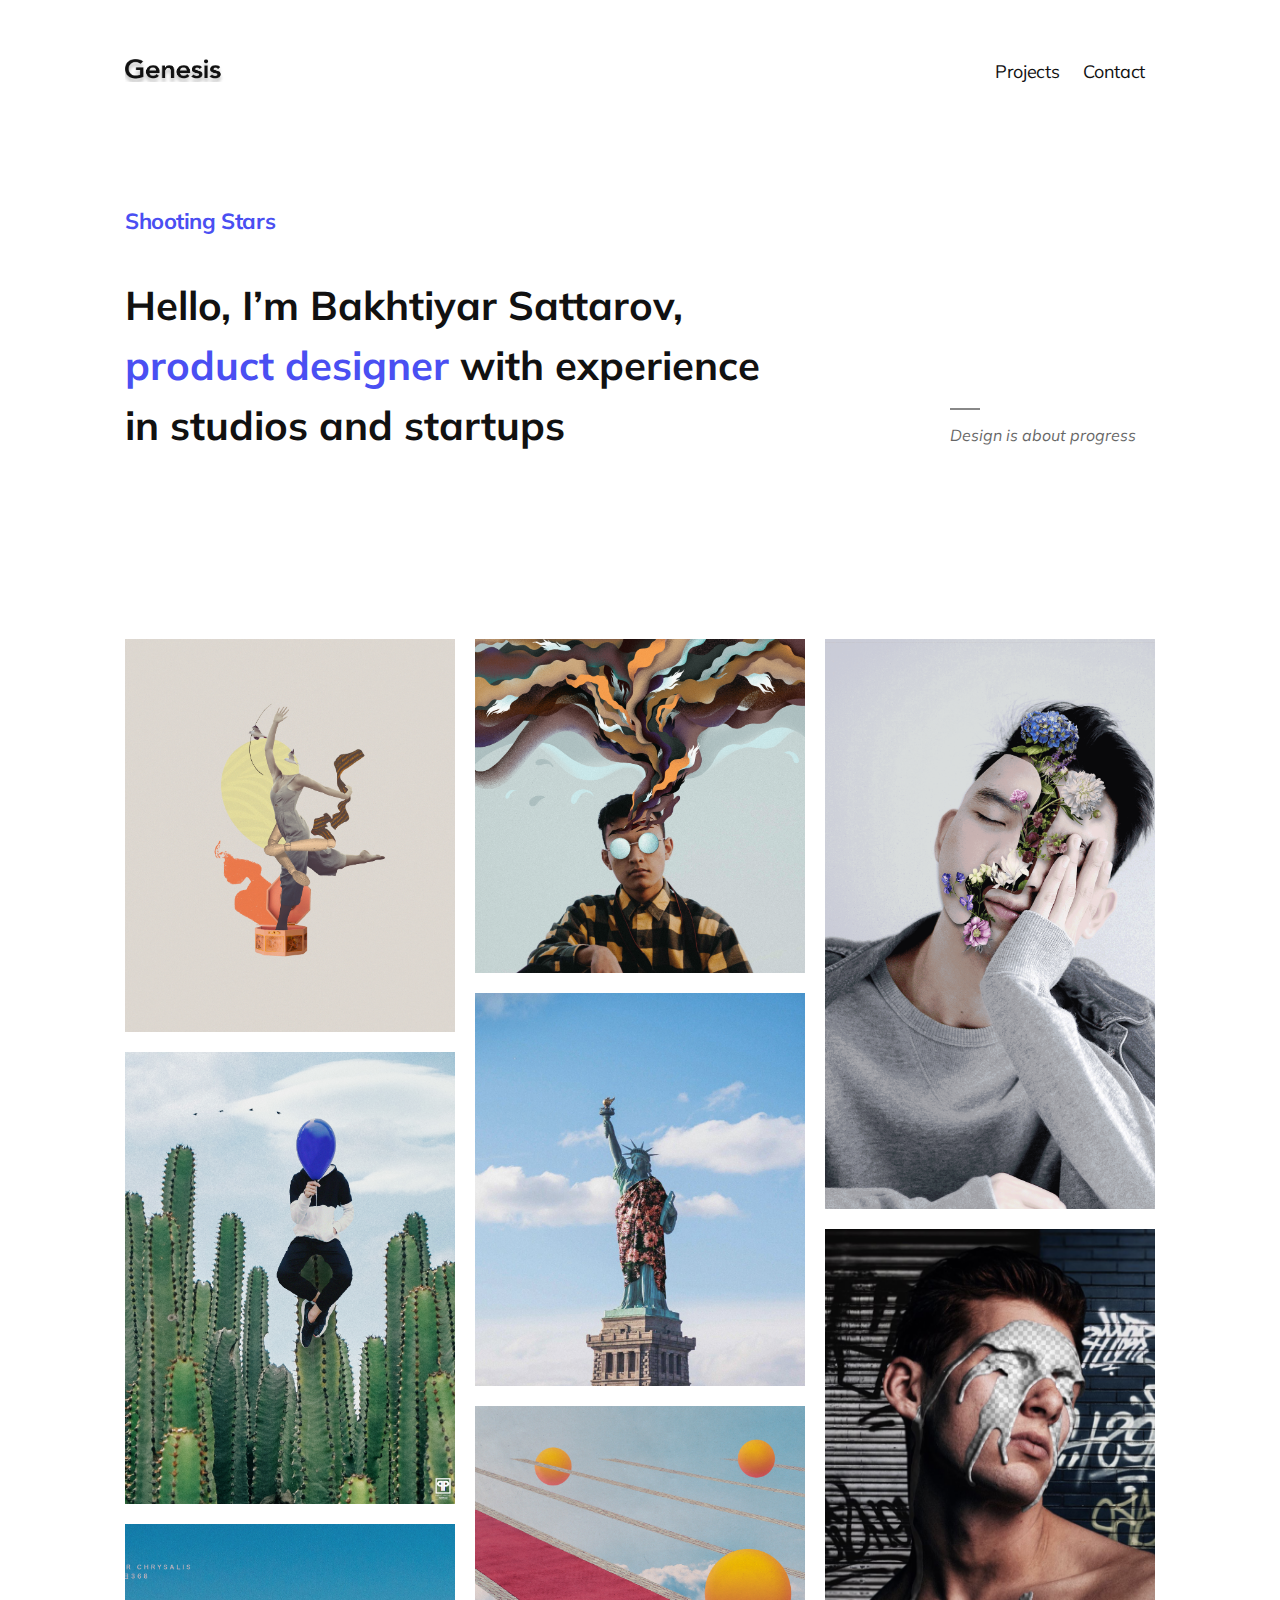
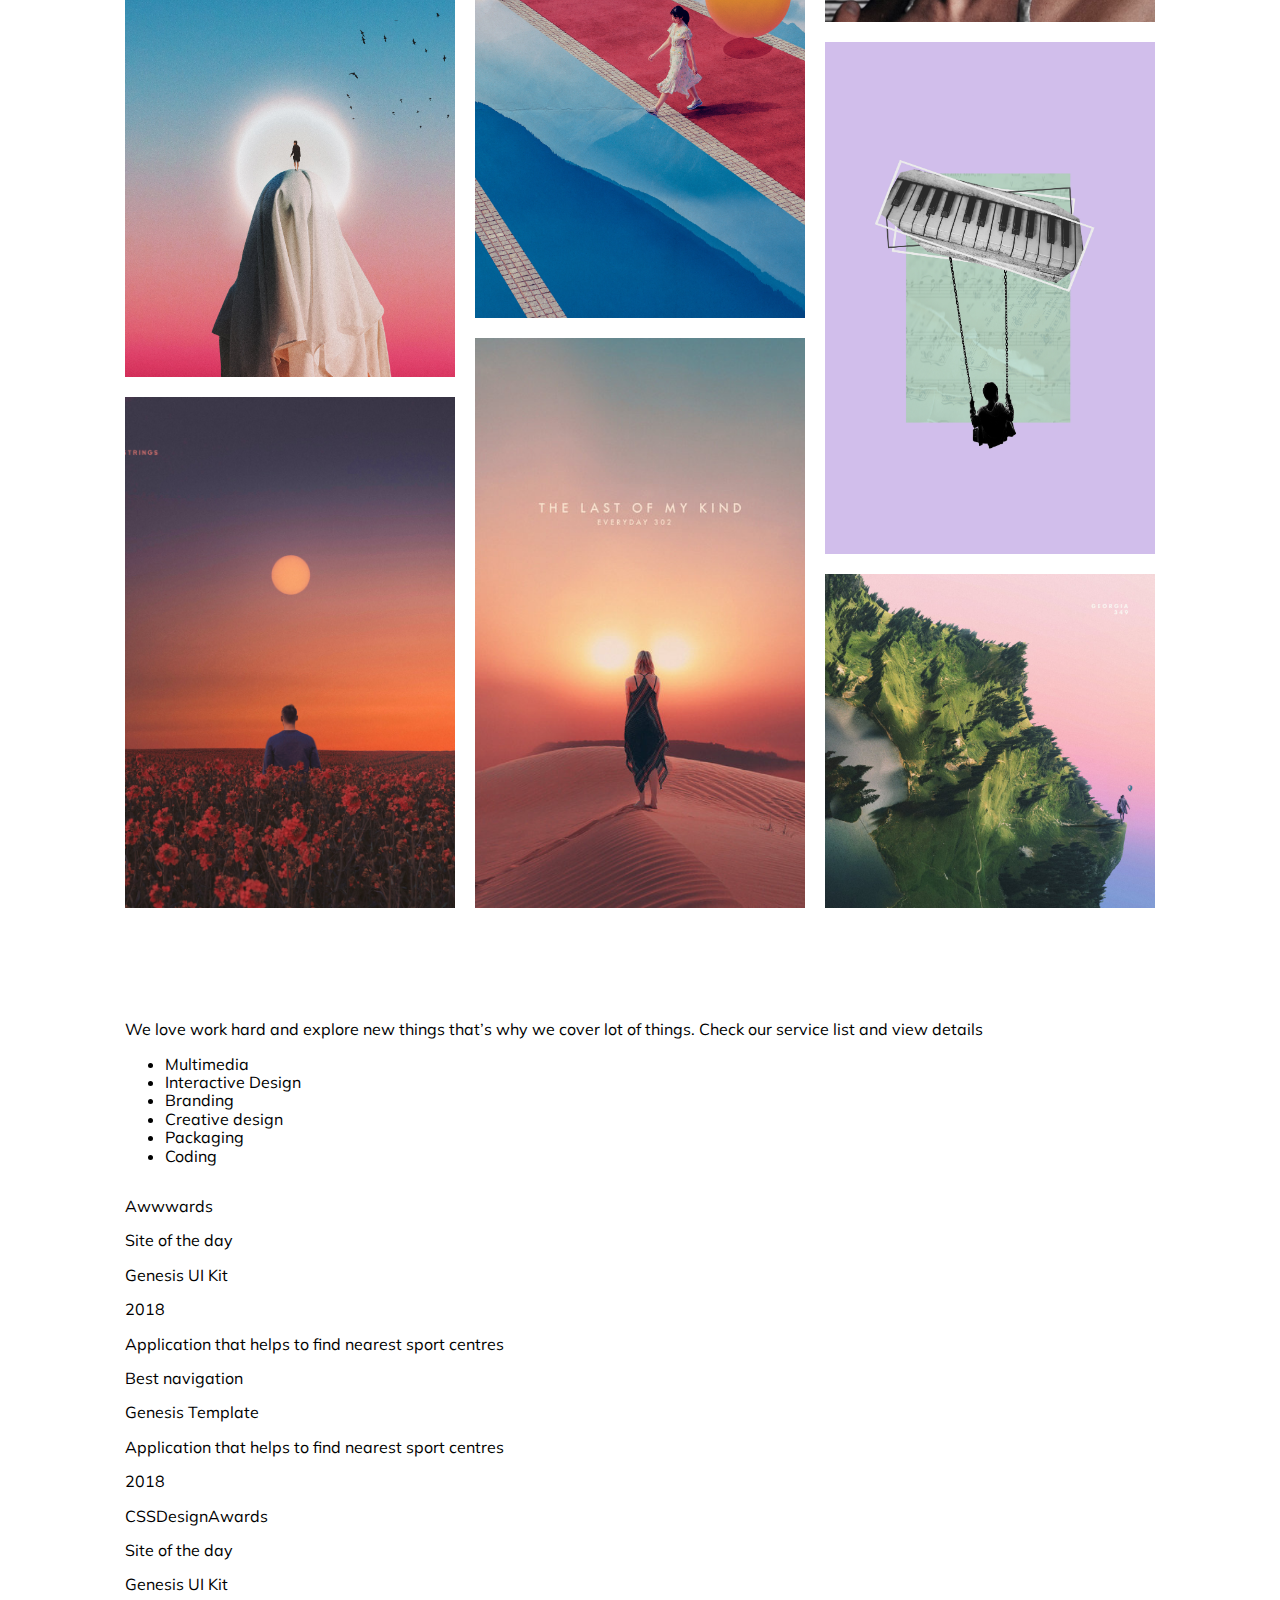
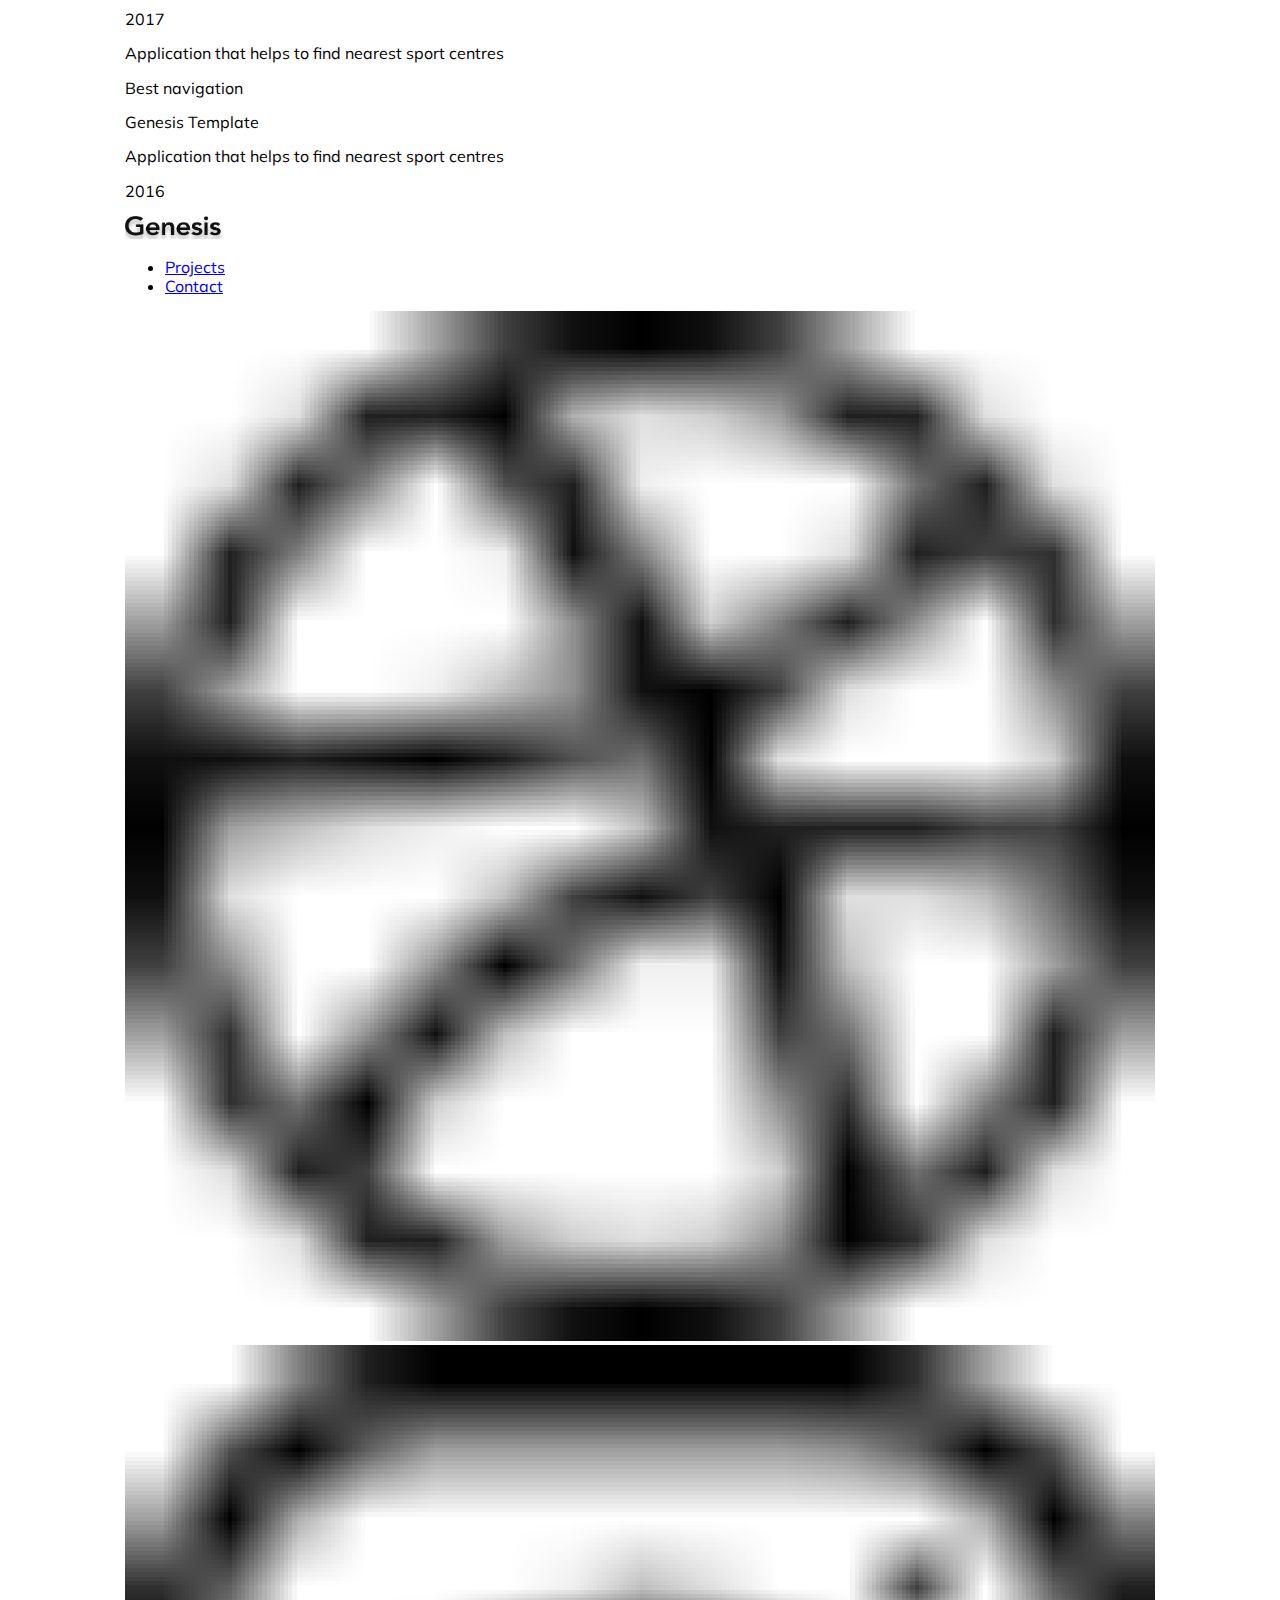
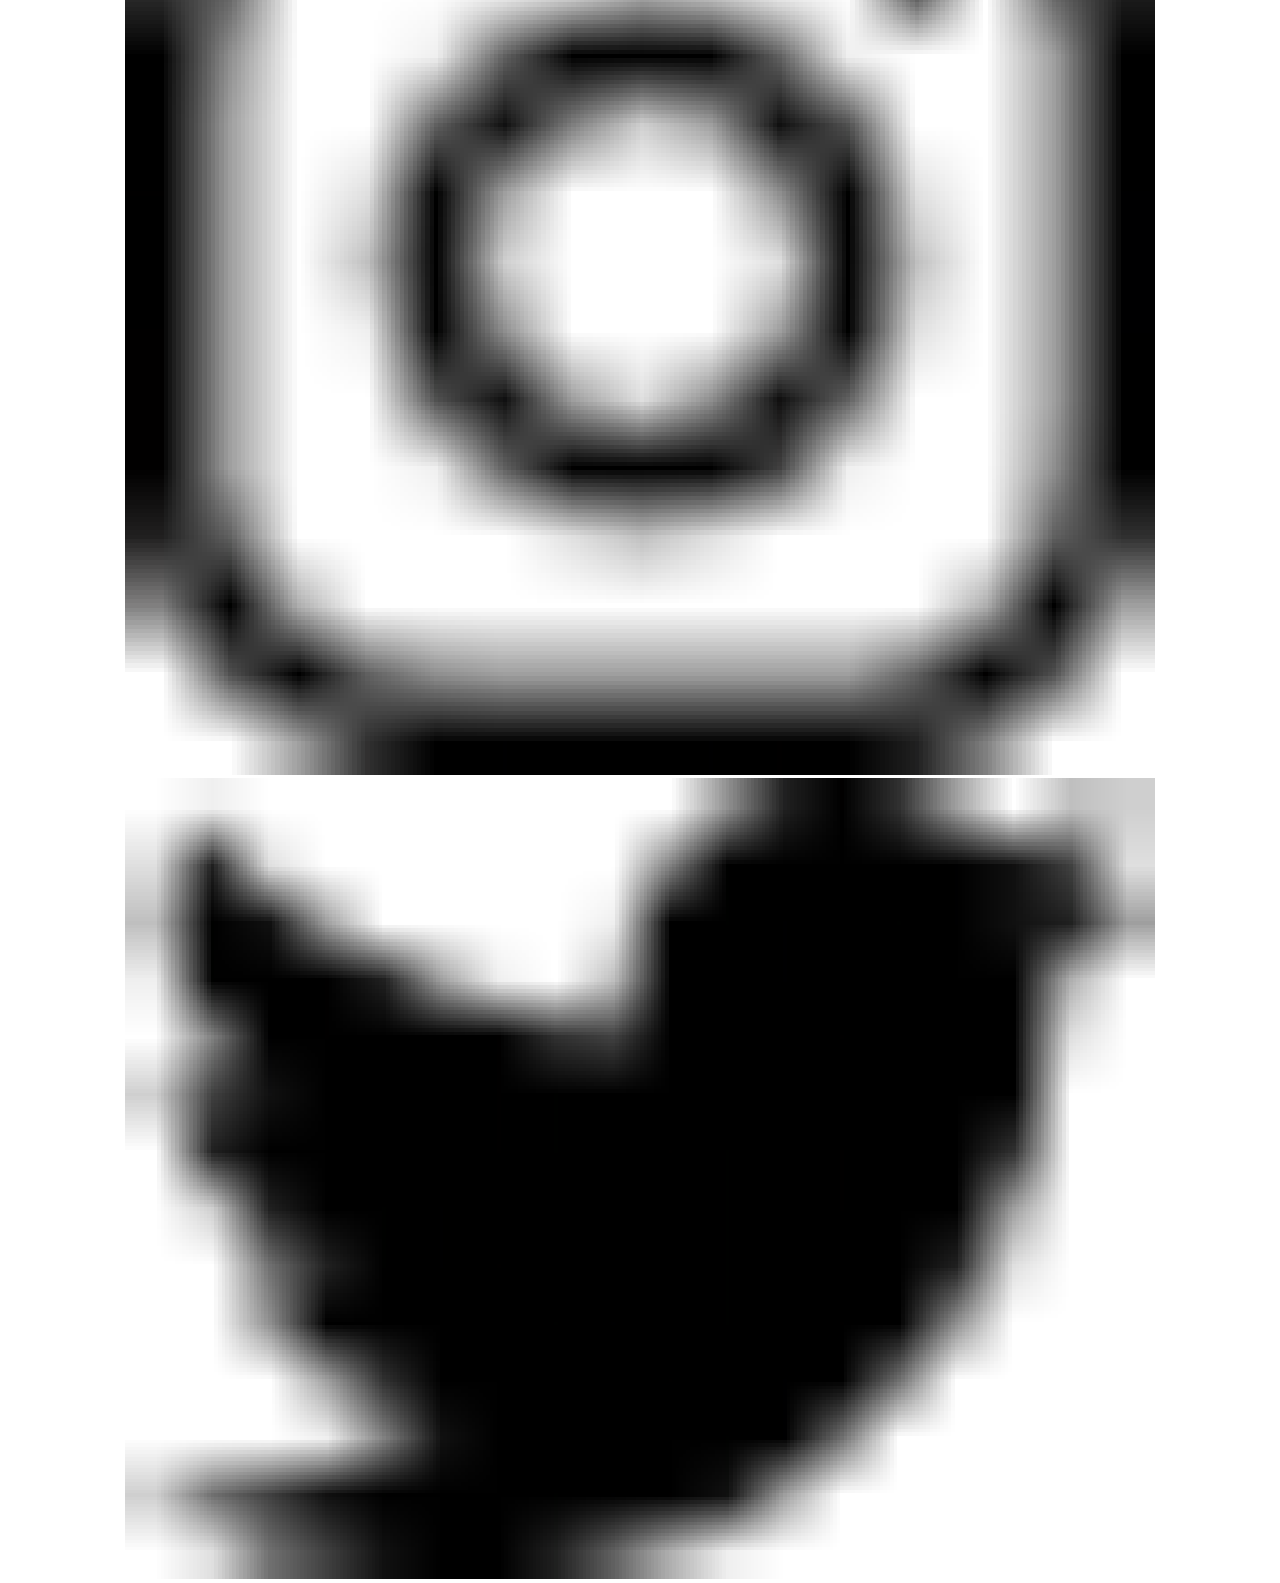
<file: index.html>
<!DOCTYPE html>
<html lang="en">
<head>
    <meta charset="UTF-8">
    <meta name="viewport" content="width=device-width, initial-scale=1.0">
    <link rel="preconnect" href="https://fonts.googleapis.com">
    <link rel="preconnect" href="https://fonts.gstatic.com" crossorigin>
    <link href="https://fonts.googleapis.com/css2?family=Mulish:ital,wght@0,200..1000;1,200..1000&display=swap" rel="stylesheet">
    <link rel="stylesheet" href="/styles/normalize.css">
    <link rel="stylesheet" href="/styles/index.css">
    <title>Document</title>
</head>
<body>
    
    <header>
        <div class="logo-image">
            <div class="logo-image__genesis"><a href="index.html"><img src="/images/genesis-logo.png" alt="genesis-logo"></a></div>
        </div>
        <nav class="nav">
            <ul class="nav__list">
                <li class="nav__li"><a class="nav__link" href="pages/project.html">Projects</a></li>
                <li class="nav__li"><a class="nav__link" href="/pages/contact.html">Contact</a></li>
            </ul>
        </nav>
    </header>

    <article class="first-article">
        <div class="first-title-container">
            <h4 class="first-title-container__heading">Shooting Stars</h4>
            <p class="first-title-container__info"> Hello, I’m Bakhtiyar Sattarov,
                <span class="first-title-container__blue-words">product designer</span> with experience
                in studios and startups</p>
        </div>
        <div class="quote">
            <div class="quote__rectangle"></div>
            <p class="quote__text">Design is about progress</p>
        </div>
    </article>

    <section class="projects-container">
        <div class="projects-container__img1"><img src="/images/img1.png" alt="image-project-1"></div>
        <div class="projects-container__img2"><img src="/images/img2.png" alt="image-project-2"></div>
        <div class="projects-container__img3"><img src="/images/img3.png" alt="image-project-3"></div>
        <div class="projects-container__img4"><img src="/images/img4.png" alt="image-project-4"></div>
        <div class="projects-container__img5"><img src="/images/img5.png" alt="image-project-5"></div>
        <div class="projects-container__img6"><img src="/images/img6.png" alt="image-project-6"></div>
        <div class="projects-container__img7"><img src="/images/img7.png" alt="image-project-7"></div>
        <div class="projects-container__img8"><img src="/images/img8.png" alt="image-project-8"></div>
        <div class="projects-container__img9"><img src="/images/img9.png" alt="image-project-9"></div>
        <div class="projects-container__img10"><img src="/images/img10.png" alt="image-project-10"></div>
        <div class="projects-container__img11"><img src="/images/img11.png" alt="image-project-11"></div>
        <div class="projects-container__img12"><img src="/images/img12.png" alt="image-project-12"></div>
    </section>

    <article class="second-article">
        <p class="second-article__text">We love work hard and explore new things 
            that’s why we cover lot of things. Check our 
            service list and view details</p>
        <div class="second-article__list-container">
            <ul class="second-article__list">
                <li class="second-article__item">Multimedia</li>
                <li class="second-article__item">Interactive Design</li>
                <li class="second-article__item">Branding</li>
                <li class="second-article__item">Creative design</li>
                <li class="second-article__item">Packaging</li>
                <li class="second-article__item">Coding</li>
            </ul>
        </div> 
    </article>

    <div class="awards-container">
        <div class="section1awards">
            <div class="section1awards__item1">
                <p>Awwwards</p>
            </div>
            <div class="section1awards__item2">
                <p>Site of the day</p>
            </div>
            <div class="section1awards__item3">
                <p>Genesis UI Kit</p>
            </div>
            <div class="section1awards__item4">
                <p>2018</p>
            </div>
            <div class="section1awards__item5">
                <p>Application that helps to find nearest sport centres</p>
            </div>
            <div class="section1awards__item6">
                <p>Best navigation</p>
            </div>
            <div class="section1awards__item7">
                <p>Genesis Template</p>
            </div>
            <div class="section1awards__item8">
                <p>Application that helps to find nearest sport centres</p>
            </div>
            <div class="section1awards__item9">
                <p>2018</p>
            </div>
        </div>
        <div class="section2awards">
                        <div class="section2awards__item1">
                <p>CSSDesignAwards</p>
            </div>
            <div class="section2awards__item2">
                <p>Site of the day</p>
            </div>
            <div class="section2awards__item3">
                <p>Genesis UI Kit</p>
            </div>
            <div class="section2awards__item4">
                <p>2017</p>
            </div>
            <div class="section2awards__item5">
                <p>Application that helps to find nearest sport centres</p>
            </div>
            <div class="section2awards__item6">
                <p>Best navigation</p>
            </div>
            <div class="section2awards__item7">
                <p>Genesis Template</p>
            </div>
            <div class="section2awards__item8">
                <p>Application that helps to find nearest sport centres</p>
            </div>
            <div class="section2awards__item9">
                <p>2016</p>
            </div>
        </div>
    </div>

    <footer>
        <div class="logo-image">
            <a href="index.html"><img src="/images/genesis-logo.png" alt="genesis-logo"></a>
        </div>
        <nav class="nav-footer">
            <ul class="nav-footer__list">
                <li class="nav-footer__li"><a class="nav-footer__link" href="#">Projects</a></li>
                <li class="nav-footer__li"><a class="nav-footer__link" href="#">Contact</a></li>
            </ul>
            <div class="nav-footer__logos-footer">
                <div class="nav-footer__container-logos-footer">
                    <a href="#"><img src="/images/dribbble-logo.png" alt="dribbble-logo"></a>
                    <a href="#"><img src="/images/instagram-logo.png" alt="instagram-logo"></a>
                    <a href="#"><img src="/images/twitter-logo.png" alt="twitter-logo"></a>
                </div>
            </div>
        </nav>
    </footer>

</body>
</html>
</file>
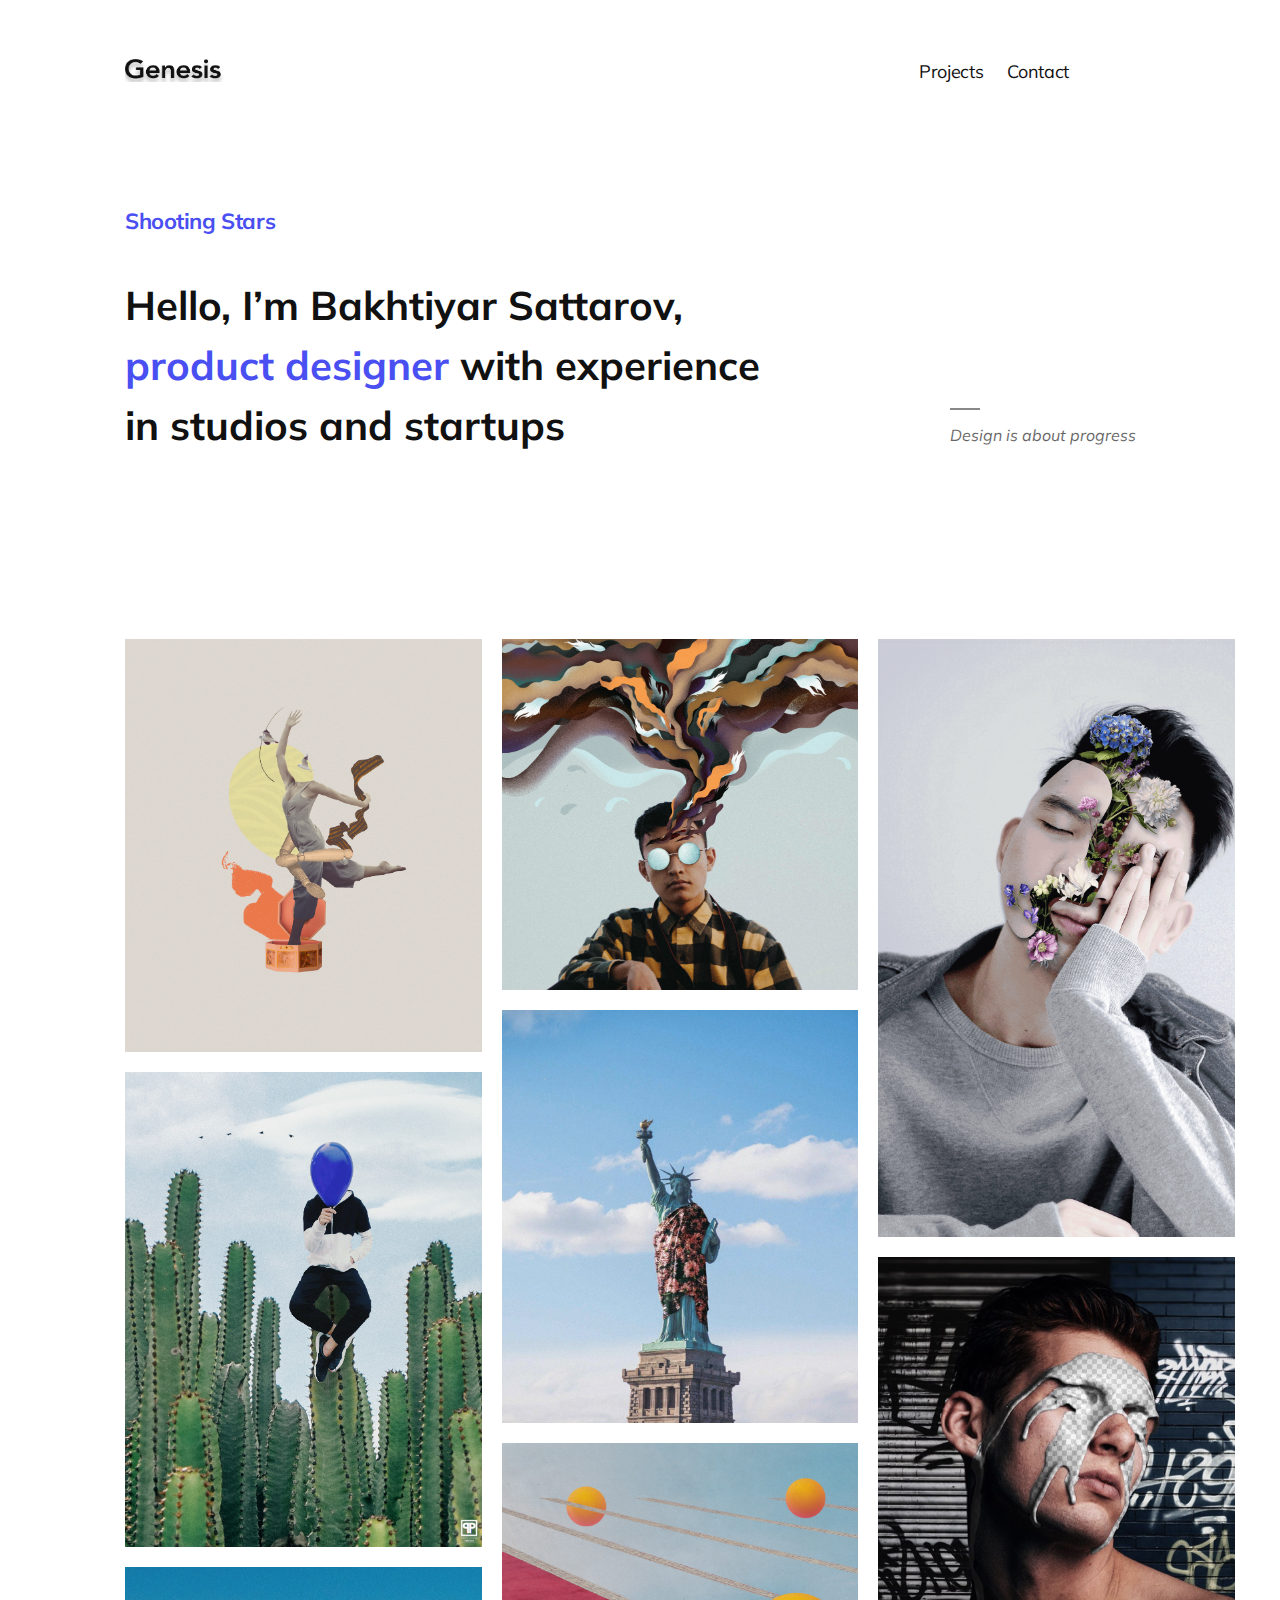
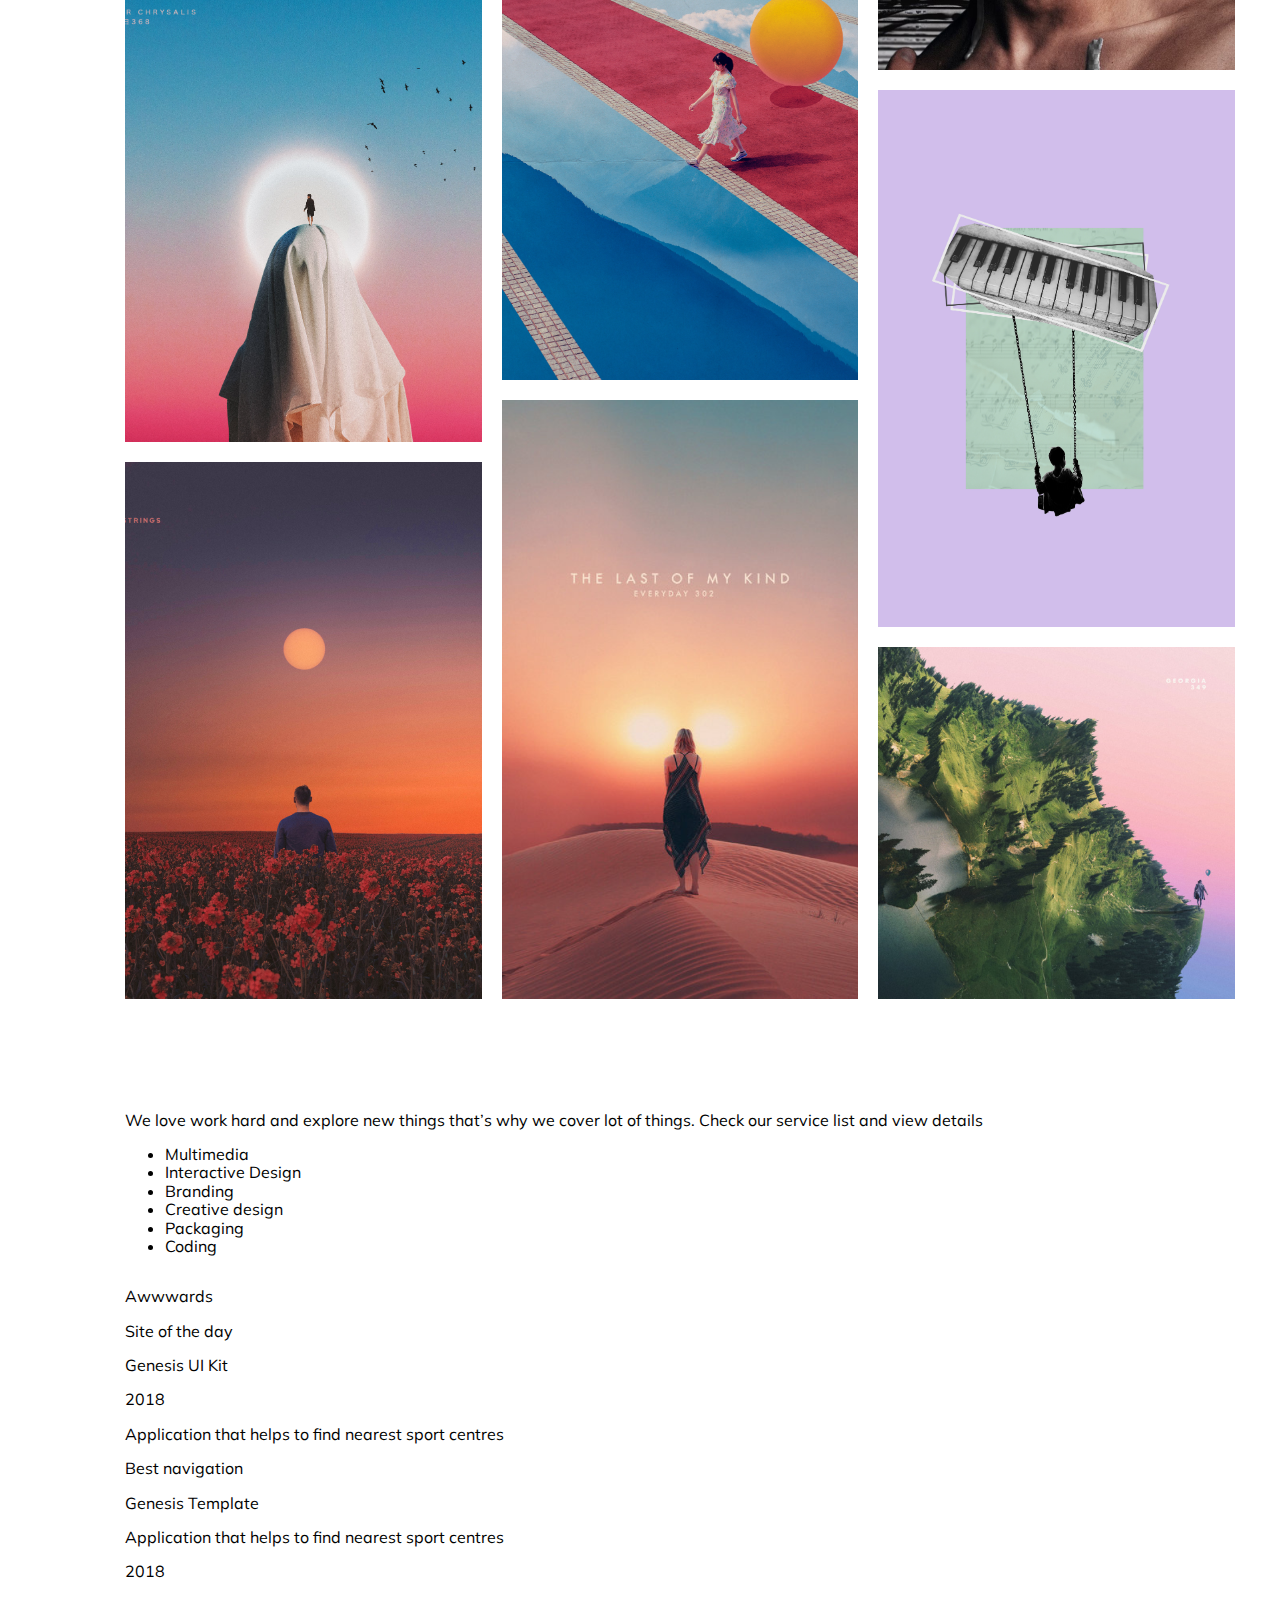
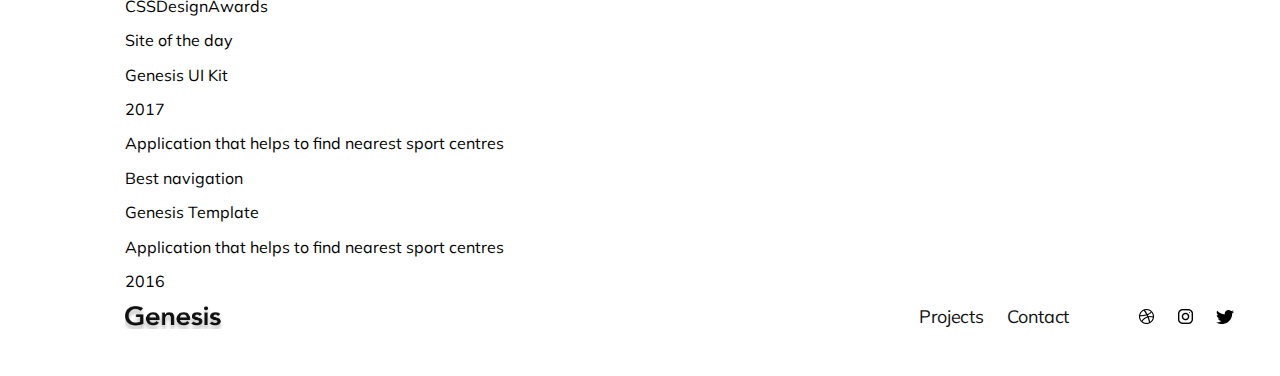
<file: pages/index.html>
<!DOCTYPE html>
<html lang="en">
<head>
    <meta charset="UTF-8">
    <meta name="viewport" content="width=device-width, initial-scale=1.0">
    <link rel="preconnect" href="https://fonts.googleapis.com">
    <link rel="preconnect" href="https://fonts.gstatic.com" crossorigin>
    <link href="https://fonts.googleapis.com/css2?family=Mulish:ital,wght@0,200..1000;1,200..1000&display=swap" rel="stylesheet">
    <link rel="stylesheet" href="/styles/normalize.css">
    <link rel="stylesheet" href="/styles/index.css">
    <link rel="stylesheet" href="/styles/project.css">
    <link rel="stylesheet" href="/styles/">
    <title>Document</title>
</head>
<body>
    
    <header>
        <div class="logo-image">
            <div class="logo-image__genesis"><a href="/pages/index.html"><img src="/images/genesis-logo.png" alt="genesis-logo"></a></div>
        </div>
        <nav class="nav">
            <ul class="nav__list">
                <li class="nav__li"><a class="nav__link" href="/pages/project.html">Projects</a></li>
                <li class="nav__li"><a class="nav__link" href="/pages/contact.html">Contact</a></li>
            </ul>
        </nav>
    </header>

    <article class="first-article">
        <div class="first-title-container">
            <h4 class="first-title-container__heading">Shooting Stars</h4>
            <p class="first-title-container__info"> Hello, I’m Bakhtiyar Sattarov,
                <span class="first-title-container__blue-words">product designer</span> with experience
                in studios and startups</p>
        </div>
        <div class="quote">
            <div class="quote__rectangle"></div>
            <p class="quote__text">Design is about progress</p>
        </div>
    </article>

    <section class="projects-container">
        <div class="projects-container__img1"><img src="/images/img1.png" alt="image-project-1"></div>
        <div class="projects-container__img2"><img src="/images/img2.png" alt="image-project-2"></div>
        <div class="projects-container__img3"><img src="/images/img3.png" alt="image-project-3"></div>
        <div class="projects-container__img4"><img src="/images/img4.png" alt="image-project-4"></div>
        <div class="projects-container__img5"><img src="/images/img5.png" alt="image-project-5"></div>
        <div class="projects-container__img6"><img src="/images/img6.png" alt="image-project-6"></div>
        <div class="projects-container__img7"><img src="/images/img7.png" alt="image-project-7"></div>
        <div class="projects-container__img8"><img src="/images/img8.png" alt="image-project-8"></div>
        <div class="projects-container__img9"><img src="/images/img9.png" alt="image-project-9"></div>
        <div class="projects-container__img10"><img src="/images/img10.png" alt="image-project-10"></div>
        <div class="projects-container__img11"><img src="/images/img11.png" alt="image-project-11"></div>
        <div class="projects-container__img12"><img src="/images/img12.png" alt="image-project-12"></div>
    </section>

    <article class="second-article">
        <p class="second-article__text">We love work hard and explore new things 
            that’s why we cover lot of things. Check our 
            service list and view details</p>
        <div class="second-article__list-container">
            <ul class="second-article__list">
                <li class="second-article__item">Multimedia</li>
                <li class="second-article__item">Interactive Design</li>
                <li class="second-article__item">Branding</li>
                <li class="second-article__item">Creative design</li>
                <li class="second-article__item">Packaging</li>
                <li class="second-article__item">Coding</li>
            </ul>
        </div> 
    </article>

    <div class="awards-container">
        <div class="section1awards">
            <div class="section1awards__item1">
                <p>Awwwards</p>
            </div>
            <div class="section1awards__item2">
                <p>Site of the day</p>
            </div>
            <div class="section1awards__item3">
                <p>Genesis UI Kit</p>
            </div>
            <div class="section1awards__item4">
                <p>2018</p>
            </div>
            <div class="section1awards__item5">
                <p>Application that helps to find nearest sport centres</p>
            </div>
            <div class="section1awards__item6">
                <p>Best navigation</p>
            </div>
            <div class="section1awards__item7">
                <p>Genesis Template</p>
            </div>
            <div class="section1awards__item8">
                <p>Application that helps to find nearest sport centres</p>
            </div>
            <div class="section1awards__item9">
                <p>2018</p>
            </div>
        </div>
        <div class="section2awards">
                        <div class="section2awards__item1">
                <p>CSSDesignAwards</p>
            </div>
            <div class="section2awards__item2">
                <p>Site of the day</p>
            </div>
            <div class="section2awards__item3">
                <p>Genesis UI Kit</p>
            </div>
            <div class="section2awards__item4">
                <p>2017</p>
            </div>
            <div class="section2awards__item5">
                <p>Application that helps to find nearest sport centres</p>
            </div>
            <div class="section2awards__item6">
                <p>Best navigation</p>
            </div>
            <div class="section2awards__item7">
                <p>Genesis Template</p>
            </div>
            <div class="section2awards__item8">
                <p>Application that helps to find nearest sport centres</p>
            </div>
            <div class="section2awards__item9">
                <p>2016</p>
            </div>
        </div>
    </div>

    <footer>
        <div class="logo-image">
            <img src="/images/genesis-logo.png" alt="genesis-logo">
        </div>
        <nav class="nav">
            <ul class="nav__list">
                <li class="nav__li"><a class="nav__link" href="#">Projects</a></li>
                <li class="nav__li"><a class="nav__link" href="#">Contact</a></li>
            </ul>
            <div class="nav__logos-footer">
                <div class="nav__container-logos-footer">
                    <a href="#"><img src="/images/dribbble-logo.png" alt="dribbble-logo"></a>
                    <a href="#"><img src="/images/instagram-logo.png" alt="instagram-logo"></a>
                    <a href="#"><img src="/images/twitter-logo.png" alt="twitter-logo"></a>
                </div>
            </div>
        </nav>
    </footer>

</body>
</html>
</file>
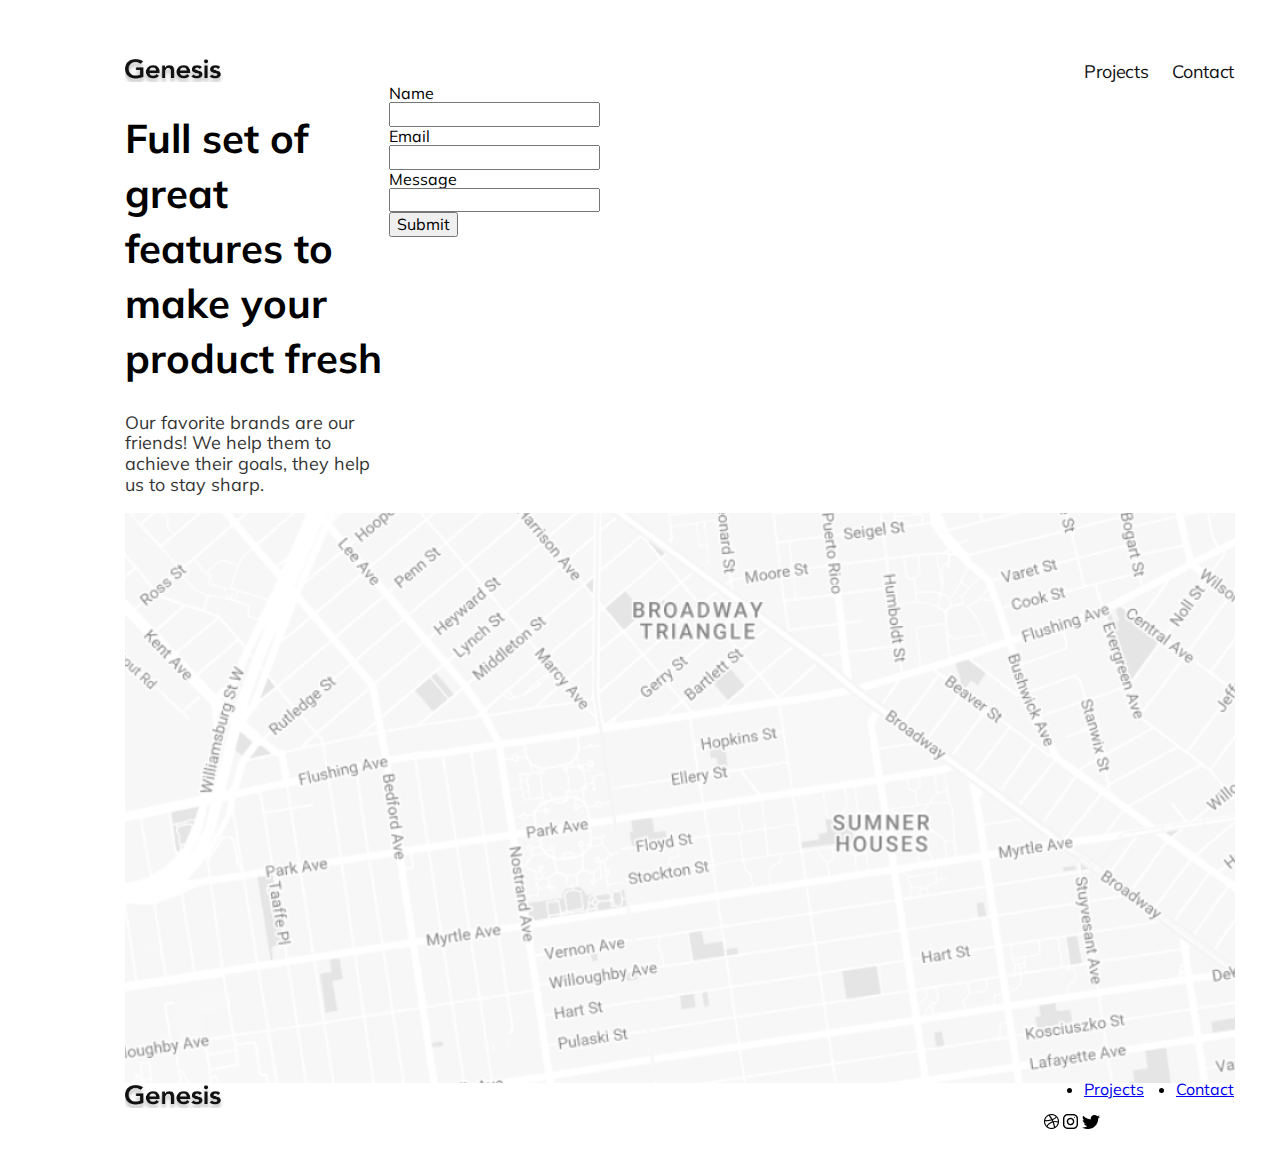
<file: pages/contact.html>
<!DOCTYPE html>
<html lang="en">
<head>
    <meta charset="UTF-8">
    <meta name="viewport" content="width=device-width, initial-scale=1.0">
    <link rel="preconnect" href="https://fonts.googleapis.com">
    <link rel="preconnect" href="https://fonts.gstatic.com" crossorigin>
    <link href="https://fonts.googleapis.com/css2?family=Mulish:ital,wght@0,200..1000;1,200..1000&display=swap" rel="stylesheet">
    <link rel="stylesheet" href="../styles/css/normalize.css">
    <link rel="stylesheet" href="../styles/contact.css">
    <title>Document</title>
</head>
<body>

    <header>
        <div class="logo-image">
            <a href="../index.html"><img src="../images/genesis-logo.png" alt="genesis-logo"></a>
        </div>
        <nav class="nav">
            <ul class="nav__list">
                <li class="nav__li"><a class="nav__link" href="project.html">Projects</a></li>
                <li class="nav__li"><a class="nav__link" href="contact.html">Contact</a></li>
            </ul>
        </nav>
    </header>

    <section class="text-form-container">
        <div class="text-container-contact">
            <h1 class="text-container-contact__h1">Full set of great
                features to make your
                product fresh</h1>
            <p class="text-container-contact__p">Our favorite brands are our friends! We help them to 
                achieve their goals, they help us to stay sharp.</p>
        </div>
            <form class="form-container" action="">
                <div class="form-container__div">
                    <label class="form-container__name-label" for="name">Name</label>
                    <input class="form-container__name-input" type="text" id="name">
                </div>
                <div class="form-container__div">
                    <label class="form-container__email-label" for="email">Email</label>
                    <input class="form-container__email-input" type="email" id="email">
                </div>
                <div class="form-container__div">
                    <label class="form-container__message-label" for="message">Message</label>
                    <input class="form-container__message-input" type="text" name="" id="message">
                </div>
                <div class="form-container__div">
                    <button class="form-container__button">Submit</button>
                </div>
            </form>
    </section>

    <div class="map">
        <img src="../images/Map.png" alt="map-contact-page">
    </div>

    <footer>
        <div class="logo-image">
            <a href="../index.html"><img src="../images/genesis-logo.png" alt="genesis-logo"></a>
        </div>
        <nav class="nav-footer">
            <ul class="nav__list">
                <li class="nav-footer__li"><a class="nav-footer__link" href="project.html">Projects</a></li>
                <li class="nav-footer__li"><a class="nav-footer__link" href="contact.html">Contact</a></li>
            </ul>
            <div class="nav-footer__logos-footer">
                <div class="nav-footer__container-logos-footer">
                    <a href="#"><img src="../images/dribbble-logo.png" alt="dribbble-logo"></a>
                    <a href="#"><img src="../images/instagram-logo.png" alt="instagram-logo"></a>
                    <a href="#"><img src="../images/twitter-logo.png" alt="twitter-logo"></a>
                </div>
            </div>
        </nav>
    </footer>
    
</body>
</html>
</file>
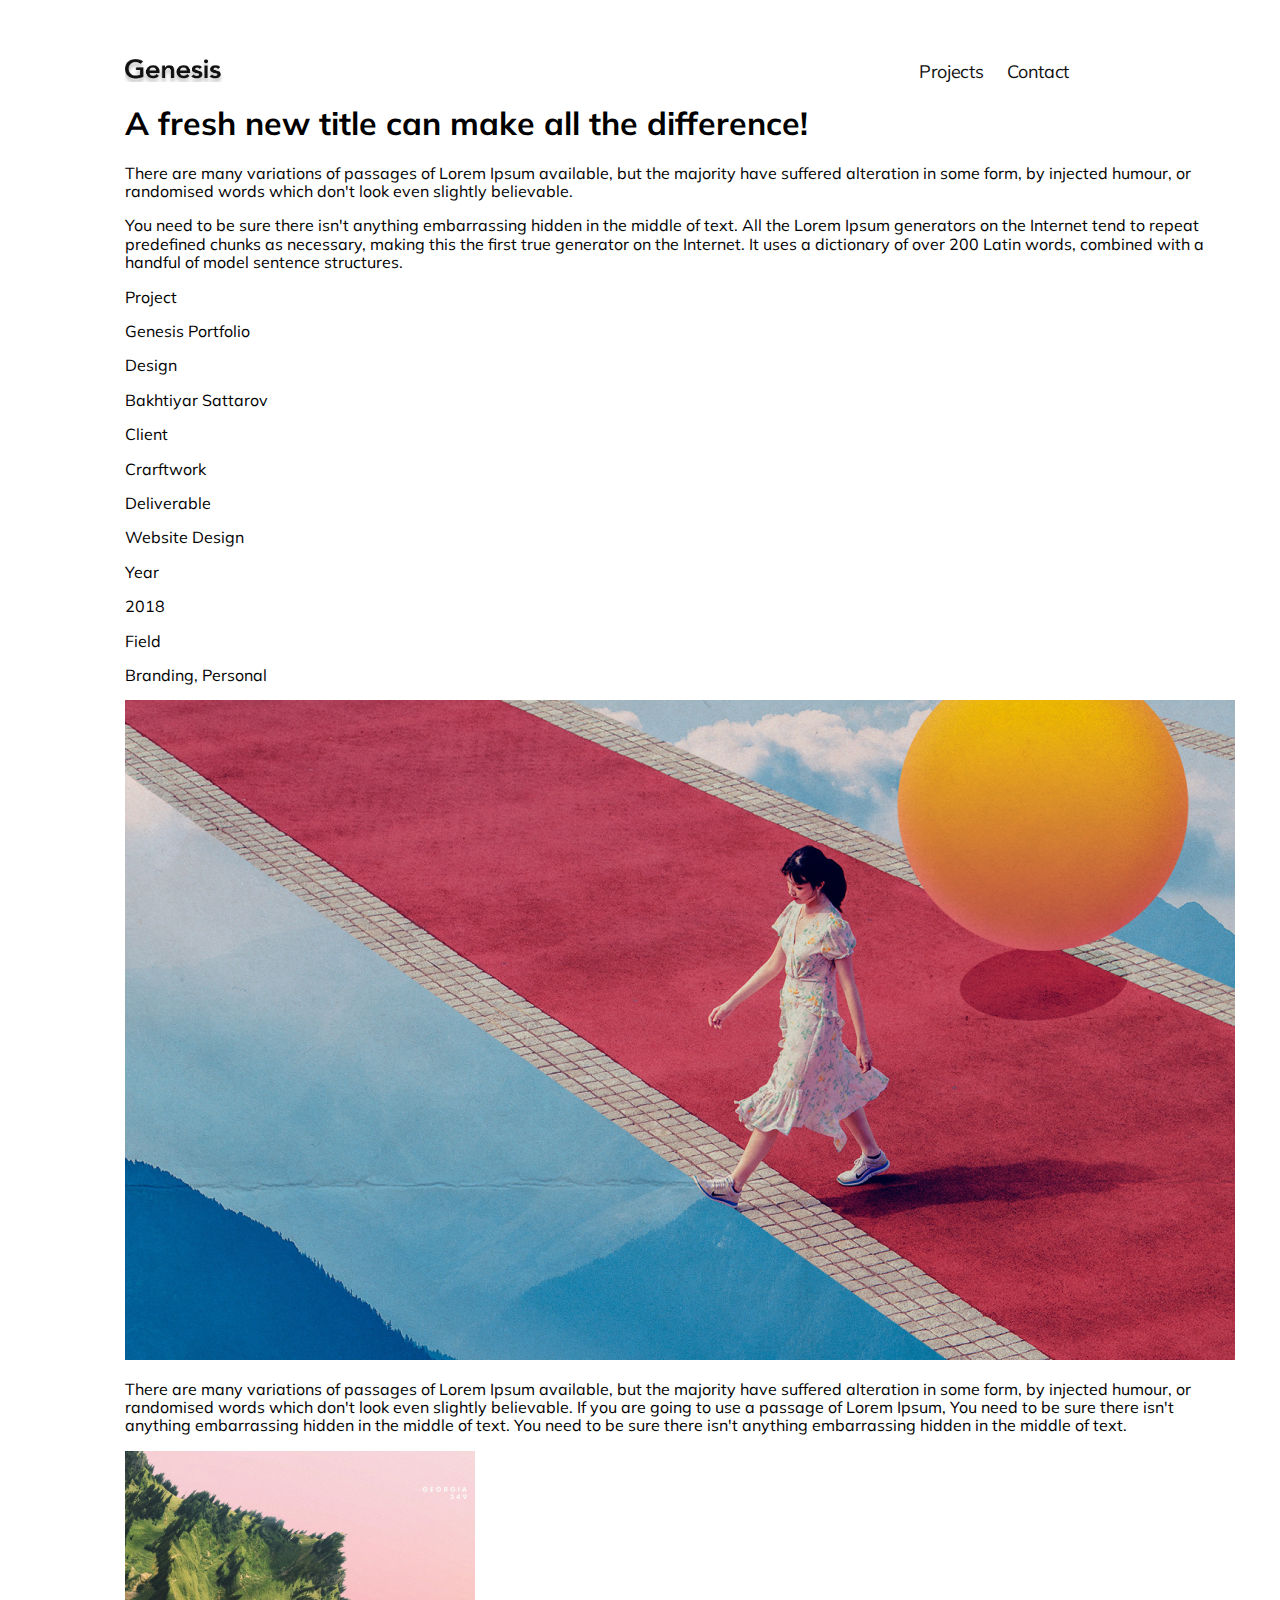
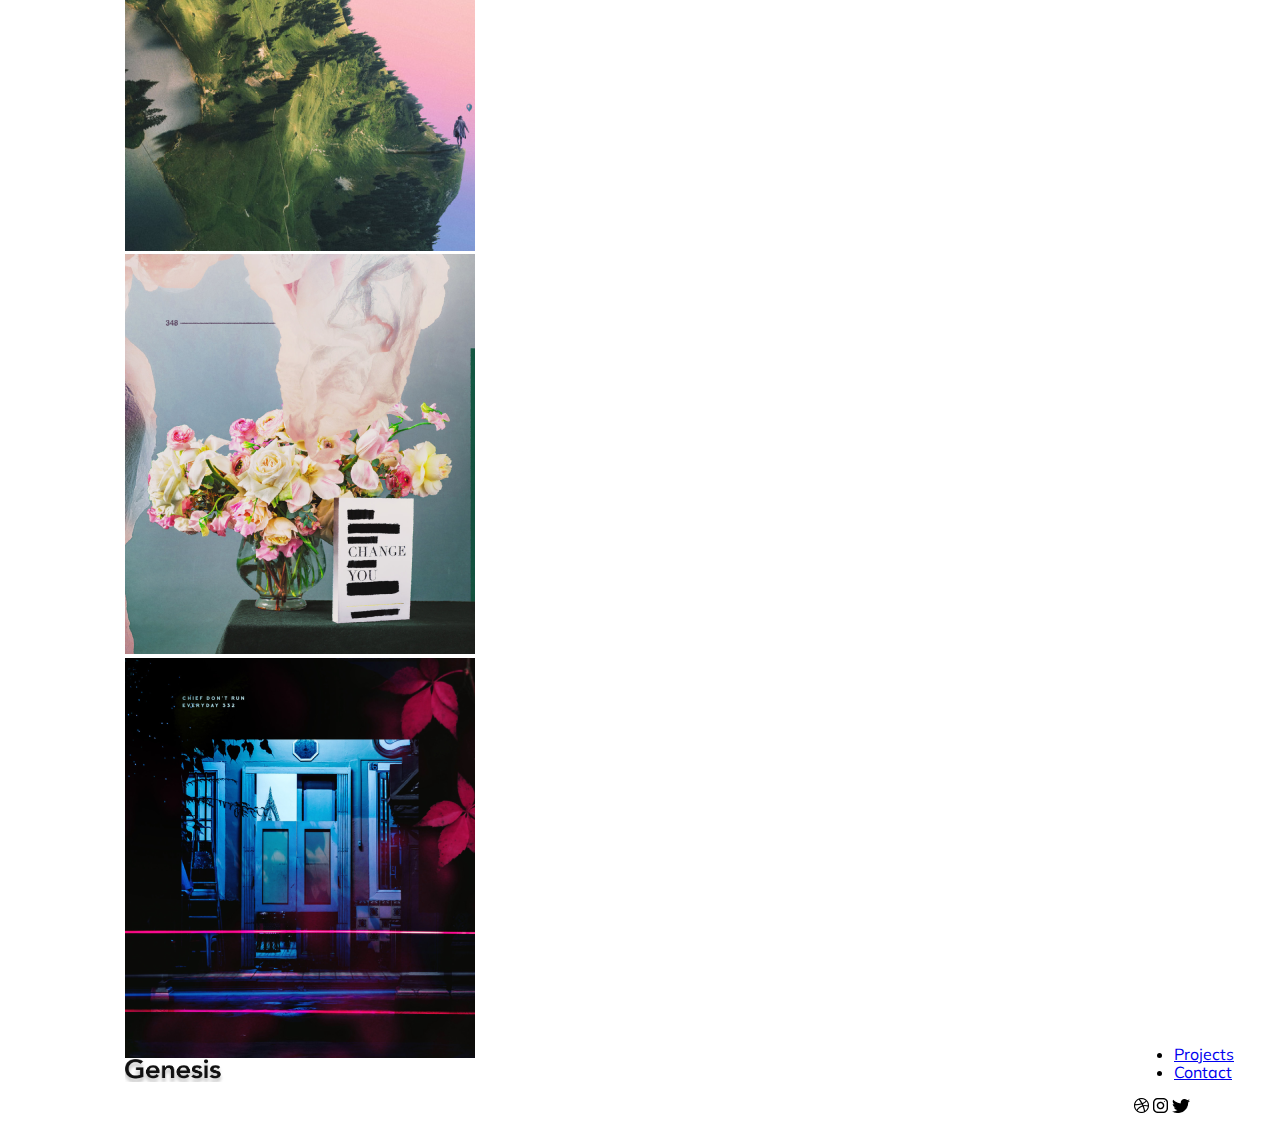
<file: pages/project.html>
<!DOCTYPE html>
<html lang="en">
<head>
    <meta charset="UTF-8">
    <meta name="viewport" content="width=device-width, initial-scale=1.0">
    <link rel="preconnect" href="https://fonts.googleapis.com">
    <link rel="preconnect" href="https://fonts.gstatic.com" crossorigin>
    <link href="https://fonts.googleapis.com/css2?family=Mulish:ital,wght@0,200..1000;1,200..1000&display=swap" rel="stylesheet">
    <link rel="stylesheet" href="../styles/css/normalize.css">
    <link rel="stylesheet" href="../styles/project.css">
    <title>Document</title>
</head>
<body>
    
    <header>
        <div class="logo-image">
            <a href="../index.html"><img src="../images/genesis-logo.png" alt="genesis-logo"></a>
        </div>
        <nav class="nav">
            <ul class="nav__list">
                <li class="nav__li"><a class="nav__link" href="project.html">Projects</a></li>
                <li class="nav__li"><a class="nav__link" href="contact.html">Contact</a></li>
            </ul>
        </nav>
    </header>


    <section class="section">
        <div class="text-section">
            <h1 class="text-section__h1">A fresh new title can make all the difference!</h1>
            <div class="text-section__p">
                    <p class="text-section__p1">There are many variations of passages of Lorem Ipsum available, but the majority 
                        have suffered alteration in some form, by injected humour, or randomised words 
                        which don't look even slightly believable. </p>
                    <p class="text-section__p2">You need to be sure there isn't anything embarrassing hidden in the middle of text. All 
                        the Lorem Ipsum generators on the Internet tend to repeat predefined chunks as 
                        necessary, making this the first true generator on the Internet. It uses a dictionary of 
                        over 200 Latin words, combined with a handful of model sentence structures.</p>
            </div>
        </div>
        <div class="details-section">
            <div class="details-section__1">
                <p class="p-section1">Project</p>
                <p class="p2-section1">Genesis Portfolio</p>
            </div>
            <div class="details-section__1">
                <p class="p-section1">Design</p>
                <p class="p2-section1">Bakhtiyar Sattarov</p>
            </div>
            <div class="details-section__1">
                <p class="p-section1">Client</p>
                <p class="p2-section1">Crarftwork</p>
            </div>
            <div class="details-section__1">
                <p class="p-section1">Deliverable</p>
                <p class="p2-section1">Website Design</p>
            </div>
            <div class="details-section__1">
                <p class="p-section1">Year</p>
                <p class="p2-section1">2018</p>
            </div>
            <div class="details-section__1">
                <p class="p-section1">Field</p>
                <p class="p2-section1">Branding, Personal</p>
            </div>
        </div>
    </section>

    <div class="image-section">
        <img src="../images/walking-lady.png" alt="walking-lady">
    </div>

    <section class="section2text">
        <p class="section2text__text">There are many variations of passages of Lorem Ipsum available, but the majority have suffered alteration in some form, by injected humour, or 
            randomised words which don't look even slightly believable. If you are going to use a passage of Lorem Ipsum, You need to be sure there isn't anything 
            embarrassing hidden in the middle of text. You need to be sure there isn't anything embarrassing hidden in the middle of text.</p>
    </section>

    <div class="three-images">
        <div class="three-images__images">
            <img src="../images/images-img1.png" alt="image1">
        </div>
        <div class="three-images__images">
            <img src="../images/images-img2.png" alt="image2">
        </div>
        <div class="three-images__images">
            <img src="../images/images-img3.png" alt="image3">
        </div>
    </div>

    <footer>
        <div class="logo-image">
            <a href="../index.html"><img src="../images/genesis-logo.png" alt="genesis-logo"></a>
        </div>
        <nav class="nav-footer">
            <ul class="nav-footer__list">
                <li class="nav-footer__li"><a class="nav-footer__link" href="project.html">Projects</a></li>
                <li class="nav-footer__li"><a class="nav-footer__link" href="contact.html">Contact</a></li>
            </ul>
            <div class="nav-footer__logos-footer">
                <div class="nav-footer__container-logos-footer">
                    <a href="#"><img src="../images/dribbble-logo.png" alt="dribbble-logo"></a>
                    <a href="#"><img src="../images/instagram-logo.png" alt="instagram-logo"></a>
                    <a href="#"><img src="../images/twitter-logo.png" alt="twitter-logo"></a>
                </div>
            </div>
        </nav>
    </footer>
    
</body>
</html>
</file>
<file: styles/index.css>
header{max-width:1109px;width:100%;height:23px;display:-webkit-box;display:-ms-flexbox;display:flex;-webkit-box-pack:justify;-ms-flex-pack:justify;justify-content:space-between;-webkit-box-align:center;-ms-flex-align:center;align-items:center;margin-top:61px}.logo-image img:first-child{height:23px;width:100px}.logo-image{display:-webkit-box;display:-ms-flexbox;display:flex}.nav{min-width:200px;display:-webkit-box;display:-ms-flexbox;display:flex}.nav__list{width:150px;display:-webkit-box;display:-ms-flexbox;display:flex;-webkit-box-pack:justify;-ms-flex-pack:justify;justify-content:space-between}.nav__li{list-style:none}.nav__link{text-decoration:none;font-style:bold;color:#111111;font-size:18px;letter-spacing:-0.35px}.nav__link:hover{text-decoration:underline}.first-article{max-width:100%;width:100%;min-height:251px;height:100%;margin-top:96px;display:-webkit-box;display:-ms-flexbox;display:flex;-webkit-box-align:center;-ms-flex-align:center;align-items:center}.first-title-container{width:100%;max-width:635px;min-height:251px;font-weight:700}.first-title-container__heading{color:#4A4FF2;letter-spacing:-0.42px;font-size:22px}.first-title-container__info{color:#111111;font-size:40px;line-height:60px}.first-title-container__blue-words{color:#4A4FF2}.quote{max-width:212px;width:100%;min-height:34px;display:-webkit-box;display:-ms-flexbox;display:flex;-webkit-box-orient:vertical;-webkit-box-direction:normal;-ms-flex-direction:column;flex-direction:column;-webkit-box-pack:justify;-ms-flex-pack:justify;justify-content:space-between;position:relative;left:190px;margin-top:194px}.quote__rectangle{width:30px;min-height:2px;background-color:#111111;opacity:50%}.quote__text{font-style:italic;opacity:60%}.projects-container{max-width:100%;width:100%;max-height:1960px;height:100%;display:-ms-grid;display:grid;-ms-grid-rows:1fr 20px 1fr 20px 1fr 20px 1fr 20px 1fr 20px 1fr 20px 1fr 20px 1fr 20px 1fr 20px 1fr 20px 1fr 20px 1fr 20px 1fr 20px 1fr 20px 1fr 20px 1fr 20px 1fr 20px 1fr 20px 1fr 20px 1fr 20px 1fr 20px 1fr 20px 1fr 20px 1fr 20px 1fr 20px 1fr 20px 1fr 20px 1fr 20px 1fr 20px 1fr 20px 1fr 20px 1fr;grid-template-rows:repeat(32,1fr);-ms-grid-columns:1fr 20px 1fr 20px 1fr 20px 1fr 20px 1fr 20px 1fr 20px 1fr 20px 1fr 20px 1fr;grid-template-columns:repeat(9,1fr);gap:20px;margin-top:144px;margin-bottom:96px}.projects-container>:first-child{-ms-grid-row:1;-ms-grid-column:1}.projects-container>:nth-child(2){-ms-grid-row:1;-ms-grid-column:3}.projects-container>:nth-child(3){-ms-grid-row:1;-ms-grid-column:5}.projects-container>:nth-child(4){-ms-grid-row:1;-ms-grid-column:7}.projects-container>:nth-child(5){-ms-grid-row:1;-ms-grid-column:9}.projects-container>:nth-child(6){-ms-grid-row:1;-ms-grid-column:11}.projects-container>:nth-child(7){-ms-grid-row:1;-ms-grid-column:13}.projects-container>:nth-child(8){-ms-grid-row:1;-ms-grid-column:15}.projects-container>:nth-child(9){-ms-grid-row:1;-ms-grid-column:17}.projects-container>:nth-child(10){-ms-grid-row:3;-ms-grid-column:1}.projects-container>:nth-child(11){-ms-grid-row:3;-ms-grid-column:3}.projects-container>:nth-child(12){-ms-grid-row:3;-ms-grid-column:5}.projects-container>:nth-child(13){-ms-grid-row:3;-ms-grid-column:7}.projects-container>:nth-child(14){-ms-grid-row:3;-ms-grid-column:9}.projects-container>:nth-child(15){-ms-grid-row:3;-ms-grid-column:11}.projects-container>:nth-child(16){-ms-grid-row:3;-ms-grid-column:13}.projects-container>:nth-child(17){-ms-grid-row:3;-ms-grid-column:15}.projects-container>:nth-child(18){-ms-grid-row:3;-ms-grid-column:17}.projects-container>:nth-child(19){-ms-grid-row:5;-ms-grid-column:1}.projects-container>:nth-child(20){-ms-grid-row:5;-ms-grid-column:3}.projects-container>:nth-child(21){-ms-grid-row:5;-ms-grid-column:5}.projects-container>:nth-child(22){-ms-grid-row:5;-ms-grid-column:7}.projects-container>:nth-child(23){-ms-grid-row:5;-ms-grid-column:9}.projects-container>:nth-child(24){-ms-grid-row:5;-ms-grid-column:11}.projects-container>:nth-child(25){-ms-grid-row:5;-ms-grid-column:13}.projects-container>:nth-child(26){-ms-grid-row:5;-ms-grid-column:15}.projects-container>:nth-child(27){-ms-grid-row:5;-ms-grid-column:17}.projects-container>:nth-child(28){-ms-grid-row:7;-ms-grid-column:1}.projects-container>:nth-child(29){-ms-grid-row:7;-ms-grid-column:3}.projects-container>:nth-child(30){-ms-grid-row:7;-ms-grid-column:5}.projects-container>:nth-child(31){-ms-grid-row:7;-ms-grid-column:7}.projects-container>:nth-child(32){-ms-grid-row:7;-ms-grid-column:9}.projects-container>:nth-child(33){-ms-grid-row:7;-ms-grid-column:11}.projects-container>:nth-child(34){-ms-grid-row:7;-ms-grid-column:13}.projects-container>:nth-child(35){-ms-grid-row:7;-ms-grid-column:15}.projects-container>:nth-child(36){-ms-grid-row:7;-ms-grid-column:17}.projects-container>:nth-child(37){-ms-grid-row:9;-ms-grid-column:1}.projects-container>:nth-child(38){-ms-grid-row:9;-ms-grid-column:3}.projects-container>:nth-child(39){-ms-grid-row:9;-ms-grid-column:5}.projects-container>:nth-child(40){-ms-grid-row:9;-ms-grid-column:7}.projects-container>:nth-child(41){-ms-grid-row:9;-ms-grid-column:9}.projects-container>:nth-child(42){-ms-grid-row:9;-ms-grid-column:11}.projects-container>:nth-child(43){-ms-grid-row:9;-ms-grid-column:13}.projects-container>:nth-child(44){-ms-grid-row:9;-ms-grid-column:15}.projects-container>:nth-child(45){-ms-grid-row:9;-ms-grid-column:17}.projects-container>:nth-child(46){-ms-grid-row:11;-ms-grid-column:1}.projects-container>:nth-child(47){-ms-grid-row:11;-ms-grid-column:3}.projects-container>:nth-child(48){-ms-grid-row:11;-ms-grid-column:5}.projects-container>:nth-child(49){-ms-grid-row:11;-ms-grid-column:7}.projects-container>:nth-child(50){-ms-grid-row:11;-ms-grid-column:9}.projects-container>:nth-child(51){-ms-grid-row:11;-ms-grid-column:11}.projects-container>:nth-child(52){-ms-grid-row:11;-ms-grid-column:13}.projects-container>:nth-child(53){-ms-grid-row:11;-ms-grid-column:15}.projects-container>:nth-child(54){-ms-grid-row:11;-ms-grid-column:17}.projects-container>:nth-child(55){-ms-grid-row:13;-ms-grid-column:1}.projects-container>:nth-child(56){-ms-grid-row:13;-ms-grid-column:3}.projects-container>:nth-child(57){-ms-grid-row:13;-ms-grid-column:5}.projects-container>:nth-child(58){-ms-grid-row:13;-ms-grid-column:7}.projects-container>:nth-child(59){-ms-grid-row:13;-ms-grid-column:9}.projects-container>:nth-child(60){-ms-grid-row:13;-ms-grid-column:11}.projects-container>:nth-child(61){-ms-grid-row:13;-ms-grid-column:13}.projects-container>:nth-child(62){-ms-grid-row:13;-ms-grid-column:15}.projects-container>:nth-child(63){-ms-grid-row:13;-ms-grid-column:17}.projects-container>:nth-child(64){-ms-grid-row:15;-ms-grid-column:1}.projects-container>:nth-child(65){-ms-grid-row:15;-ms-grid-column:3}.projects-container>:nth-child(66){-ms-grid-row:15;-ms-grid-column:5}.projects-container>:nth-child(67){-ms-grid-row:15;-ms-grid-column:7}.projects-container>:nth-child(68){-ms-grid-row:15;-ms-grid-column:9}.projects-container>:nth-child(69){-ms-grid-row:15;-ms-grid-column:11}.projects-container>:nth-child(70){-ms-grid-row:15;-ms-grid-column:13}.projects-container>:nth-child(71){-ms-grid-row:15;-ms-grid-column:15}.projects-container>:nth-child(72){-ms-grid-row:15;-ms-grid-column:17}.projects-container>:nth-child(73){-ms-grid-row:17;-ms-grid-column:1}.projects-container>:nth-child(74){-ms-grid-row:17;-ms-grid-column:3}.projects-container>:nth-child(75){-ms-grid-row:17;-ms-grid-column:5}.projects-container>:nth-child(76){-ms-grid-row:17;-ms-grid-column:7}.projects-container>:nth-child(77){-ms-grid-row:17;-ms-grid-column:9}.projects-container>:nth-child(78){-ms-grid-row:17;-ms-grid-column:11}.projects-container>:nth-child(79){-ms-grid-row:17;-ms-grid-column:13}.projects-container>:nth-child(80){-ms-grid-row:17;-ms-grid-column:15}.projects-container>:nth-child(81){-ms-grid-row:17;-ms-grid-column:17}.projects-container>:nth-child(82){-ms-grid-row:19;-ms-grid-column:1}.projects-container>:nth-child(83){-ms-grid-row:19;-ms-grid-column:3}.projects-container>:nth-child(84){-ms-grid-row:19;-ms-grid-column:5}.projects-container>:nth-child(85){-ms-grid-row:19;-ms-grid-column:7}.projects-container>:nth-child(86){-ms-grid-row:19;-ms-grid-column:9}.projects-container>:nth-child(87){-ms-grid-row:19;-ms-grid-column:11}.projects-container>:nth-child(88){-ms-grid-row:19;-ms-grid-column:13}.projects-container>:nth-child(89){-ms-grid-row:19;-ms-grid-column:15}.projects-container>:nth-child(90){-ms-grid-row:19;-ms-grid-column:17}.projects-container>:nth-child(91){-ms-grid-row:21;-ms-grid-column:1}.projects-container>:nth-child(92){-ms-grid-row:21;-ms-grid-column:3}.projects-container>:nth-child(93){-ms-grid-row:21;-ms-grid-column:5}.projects-container>:nth-child(94){-ms-grid-row:21;-ms-grid-column:7}.projects-container>:nth-child(95){-ms-grid-row:21;-ms-grid-column:9}.projects-container>:nth-child(96){-ms-grid-row:21;-ms-grid-column:11}.projects-container>:nth-child(97){-ms-grid-row:21;-ms-grid-column:13}.projects-container>:nth-child(98){-ms-grid-row:21;-ms-grid-column:15}.projects-container>:nth-child(99){-ms-grid-row:21;-ms-grid-column:17}.projects-container>:nth-child(100){-ms-grid-row:23;-ms-grid-column:1}.projects-container>:nth-child(101){-ms-grid-row:23;-ms-grid-column:3}.projects-container>:nth-child(102){-ms-grid-row:23;-ms-grid-column:5}.projects-container>:nth-child(103){-ms-grid-row:23;-ms-grid-column:7}.projects-container>:nth-child(104){-ms-grid-row:23;-ms-grid-column:9}.projects-container>:nth-child(105){-ms-grid-row:23;-ms-grid-column:11}.projects-container>:nth-child(106){-ms-grid-row:23;-ms-grid-column:13}.projects-container>:nth-child(107){-ms-grid-row:23;-ms-grid-column:15}.projects-container>:nth-child(108){-ms-grid-row:23;-ms-grid-column:17}.projects-container>:nth-child(109){-ms-grid-row:25;-ms-grid-column:1}.projects-container>:nth-child(110){-ms-grid-row:25;-ms-grid-column:3}.projects-container>:nth-child(111){-ms-grid-row:25;-ms-grid-column:5}.projects-container>:nth-child(112){-ms-grid-row:25;-ms-grid-column:7}.projects-container>:nth-child(113){-ms-grid-row:25;-ms-grid-column:9}.projects-container>:nth-child(114){-ms-grid-row:25;-ms-grid-column:11}.projects-container>:nth-child(115){-ms-grid-row:25;-ms-grid-column:13}.projects-container>:nth-child(116){-ms-grid-row:25;-ms-grid-column:15}.projects-container>:nth-child(117){-ms-grid-row:25;-ms-grid-column:17}.projects-container>:nth-child(118){-ms-grid-row:27;-ms-grid-column:1}.projects-container>:nth-child(119){-ms-grid-row:27;-ms-grid-column:3}.projects-container>:nth-child(120){-ms-grid-row:27;-ms-grid-column:5}.projects-container>:nth-child(121){-ms-grid-row:27;-ms-grid-column:7}.projects-container>:nth-child(122){-ms-grid-row:27;-ms-grid-column:9}.projects-container>:nth-child(123){-ms-grid-row:27;-ms-grid-column:11}.projects-container>:nth-child(124){-ms-grid-row:27;-ms-grid-column:13}.projects-container>:nth-child(125){-ms-grid-row:27;-ms-grid-column:15}.projects-container>:nth-child(126){-ms-grid-row:27;-ms-grid-column:17}.projects-container>:nth-child(127){-ms-grid-row:29;-ms-grid-column:1}.projects-container>:nth-child(128){-ms-grid-row:29;-ms-grid-column:3}.projects-container>:nth-child(129){-ms-grid-row:29;-ms-grid-column:5}.projects-container>:nth-child(130){-ms-grid-row:29;-ms-grid-column:7}.projects-container>:nth-child(131){-ms-grid-row:29;-ms-grid-column:9}.projects-container>:nth-child(132){-ms-grid-row:29;-ms-grid-column:11}.projects-container>:nth-child(133){-ms-grid-row:29;-ms-grid-column:13}.projects-container>:nth-child(134){-ms-grid-row:29;-ms-grid-column:15}.projects-container>:nth-child(135){-ms-grid-row:29;-ms-grid-column:17}.projects-container>:nth-child(136){-ms-grid-row:31;-ms-grid-column:1}.projects-container>:nth-child(137){-ms-grid-row:31;-ms-grid-column:3}.projects-container>:nth-child(138){-ms-grid-row:31;-ms-grid-column:5}.projects-container>:nth-child(139){-ms-grid-row:31;-ms-grid-column:7}.projects-container>:nth-child(140){-ms-grid-row:31;-ms-grid-column:9}.projects-container>:nth-child(141){-ms-grid-row:31;-ms-grid-column:11}.projects-container>:nth-child(142){-ms-grid-row:31;-ms-grid-column:13}.projects-container>:nth-child(143){-ms-grid-row:31;-ms-grid-column:15}.projects-container>:nth-child(144){-ms-grid-row:31;-ms-grid-column:17}.projects-container>:nth-child(145){-ms-grid-row:33;-ms-grid-column:1}.projects-container>:nth-child(146){-ms-grid-row:33;-ms-grid-column:3}.projects-container>:nth-child(147){-ms-grid-row:33;-ms-grid-column:5}.projects-container>:nth-child(148){-ms-grid-row:33;-ms-grid-column:7}.projects-container>:nth-child(149){-ms-grid-row:33;-ms-grid-column:9}.projects-container>:nth-child(150){-ms-grid-row:33;-ms-grid-column:11}.projects-container>:nth-child(151){-ms-grid-row:33;-ms-grid-column:13}.projects-container>:nth-child(152){-ms-grid-row:33;-ms-grid-column:15}.projects-container>:nth-child(153){-ms-grid-row:33;-ms-grid-column:17}.projects-container>:nth-child(154){-ms-grid-row:35;-ms-grid-column:1}.projects-container>:nth-child(155){-ms-grid-row:35;-ms-grid-column:3}.projects-container>:nth-child(156){-ms-grid-row:35;-ms-grid-column:5}.projects-container>:nth-child(157){-ms-grid-row:35;-ms-grid-column:7}.projects-container>:nth-child(158){-ms-grid-row:35;-ms-grid-column:9}.projects-container>:nth-child(159){-ms-grid-row:35;-ms-grid-column:11}.projects-container>:nth-child(160){-ms-grid-row:35;-ms-grid-column:13}.projects-container>:nth-child(161){-ms-grid-row:35;-ms-grid-column:15}.projects-container>:nth-child(162){-ms-grid-row:35;-ms-grid-column:17}.projects-container>:nth-child(163){-ms-grid-row:37;-ms-grid-column:1}.projects-container>:nth-child(164){-ms-grid-row:37;-ms-grid-column:3}.projects-container>:nth-child(165){-ms-grid-row:37;-ms-grid-column:5}.projects-container>:nth-child(166){-ms-grid-row:37;-ms-grid-column:7}.projects-container>:nth-child(167){-ms-grid-row:37;-ms-grid-column:9}.projects-container>:nth-child(168){-ms-grid-row:37;-ms-grid-column:11}.projects-container>:nth-child(169){-ms-grid-row:37;-ms-grid-column:13}.projects-container>:nth-child(170){-ms-grid-row:37;-ms-grid-column:15}.projects-container>:nth-child(171){-ms-grid-row:37;-ms-grid-column:17}.projects-container>:nth-child(172){-ms-grid-row:39;-ms-grid-column:1}.projects-container>:nth-child(173){-ms-grid-row:39;-ms-grid-column:3}.projects-container>:nth-child(174){-ms-grid-row:39;-ms-grid-column:5}.projects-container>:nth-child(175){-ms-grid-row:39;-ms-grid-column:7}.projects-container>:nth-child(176){-ms-grid-row:39;-ms-grid-column:9}.projects-container>:nth-child(177){-ms-grid-row:39;-ms-grid-column:11}.projects-container>:nth-child(178){-ms-grid-row:39;-ms-grid-column:13}.projects-container>:nth-child(179){-ms-grid-row:39;-ms-grid-column:15}.projects-container>:nth-child(180){-ms-grid-row:39;-ms-grid-column:17}.projects-container>:nth-child(181){-ms-grid-row:41;-ms-grid-column:1}.projects-container>:nth-child(182){-ms-grid-row:41;-ms-grid-column:3}.projects-container>:nth-child(183){-ms-grid-row:41;-ms-grid-column:5}.projects-container>:nth-child(184){-ms-grid-row:41;-ms-grid-column:7}.projects-container>:nth-child(185){-ms-grid-row:41;-ms-grid-column:9}.projects-container>:nth-child(186){-ms-grid-row:41;-ms-grid-column:11}.projects-container>:nth-child(187){-ms-grid-row:41;-ms-grid-column:13}.projects-container>:nth-child(188){-ms-grid-row:41;-ms-grid-column:15}.projects-container>:nth-child(189){-ms-grid-row:41;-ms-grid-column:17}.projects-container>:nth-child(190){-ms-grid-row:43;-ms-grid-column:1}.projects-container>:nth-child(191){-ms-grid-row:43;-ms-grid-column:3}.projects-container>:nth-child(192){-ms-grid-row:43;-ms-grid-column:5}.projects-container>:nth-child(193){-ms-grid-row:43;-ms-grid-column:7}.projects-container>:nth-child(194){-ms-grid-row:43;-ms-grid-column:9}.projects-container>:nth-child(195){-ms-grid-row:43;-ms-grid-column:11}.projects-container>:nth-child(196){-ms-grid-row:43;-ms-grid-column:13}.projects-container>:nth-child(197){-ms-grid-row:43;-ms-grid-column:15}.projects-container>:nth-child(198){-ms-grid-row:43;-ms-grid-column:17}.projects-container>:nth-child(199){-ms-grid-row:45;-ms-grid-column:1}.projects-container>:nth-child(200){-ms-grid-row:45;-ms-grid-column:3}.projects-container>:nth-child(201){-ms-grid-row:45;-ms-grid-column:5}.projects-container>:nth-child(202){-ms-grid-row:45;-ms-grid-column:7}.projects-container>:nth-child(203){-ms-grid-row:45;-ms-grid-column:9}.projects-container>:nth-child(204){-ms-grid-row:45;-ms-grid-column:11}.projects-container>:nth-child(205){-ms-grid-row:45;-ms-grid-column:13}.projects-container>:nth-child(206){-ms-grid-row:45;-ms-grid-column:15}.projects-container>:nth-child(207){-ms-grid-row:45;-ms-grid-column:17}.projects-container>:nth-child(208){-ms-grid-row:47;-ms-grid-column:1}.projects-container>:nth-child(209){-ms-grid-row:47;-ms-grid-column:3}.projects-container>:nth-child(210){-ms-grid-row:47;-ms-grid-column:5}.projects-container>:nth-child(211){-ms-grid-row:47;-ms-grid-column:7}.projects-container>:nth-child(212){-ms-grid-row:47;-ms-grid-column:9}.projects-container>:nth-child(213){-ms-grid-row:47;-ms-grid-column:11}.projects-container>:nth-child(214){-ms-grid-row:47;-ms-grid-column:13}.projects-container>:nth-child(215){-ms-grid-row:47;-ms-grid-column:15}.projects-container>:nth-child(216){-ms-grid-row:47;-ms-grid-column:17}.projects-container>:nth-child(217){-ms-grid-row:49;-ms-grid-column:1}.projects-container>:nth-child(218){-ms-grid-row:49;-ms-grid-column:3}.projects-container>:nth-child(219){-ms-grid-row:49;-ms-grid-column:5}.projects-container>:nth-child(220){-ms-grid-row:49;-ms-grid-column:7}.projects-container>:nth-child(221){-ms-grid-row:49;-ms-grid-column:9}.projects-container>:nth-child(222){-ms-grid-row:49;-ms-grid-column:11}.projects-container>:nth-child(223){-ms-grid-row:49;-ms-grid-column:13}.projects-container>:nth-child(224){-ms-grid-row:49;-ms-grid-column:15}.projects-container>:nth-child(225){-ms-grid-row:49;-ms-grid-column:17}.projects-container>:nth-child(226){-ms-grid-row:51;-ms-grid-column:1}.projects-container>:nth-child(227){-ms-grid-row:51;-ms-grid-column:3}.projects-container>:nth-child(228){-ms-grid-row:51;-ms-grid-column:5}.projects-container>:nth-child(229){-ms-grid-row:51;-ms-grid-column:7}.projects-container>:nth-child(230){-ms-grid-row:51;-ms-grid-column:9}.projects-container>:nth-child(231){-ms-grid-row:51;-ms-grid-column:11}.projects-container>:nth-child(232){-ms-grid-row:51;-ms-grid-column:13}.projects-container>:nth-child(233){-ms-grid-row:51;-ms-grid-column:15}.projects-container>:nth-child(234){-ms-grid-row:51;-ms-grid-column:17}.projects-container>:nth-child(235){-ms-grid-row:53;-ms-grid-column:1}.projects-container>:nth-child(236){-ms-grid-row:53;-ms-grid-column:3}.projects-container>:nth-child(237){-ms-grid-row:53;-ms-grid-column:5}.projects-container>:nth-child(238){-ms-grid-row:53;-ms-grid-column:7}.projects-container>:nth-child(239){-ms-grid-row:53;-ms-grid-column:9}.projects-container>:nth-child(240){-ms-grid-row:53;-ms-grid-column:11}.projects-container>:nth-child(241){-ms-grid-row:53;-ms-grid-column:13}.projects-container>:nth-child(242){-ms-grid-row:53;-ms-grid-column:15}.projects-container>:nth-child(243){-ms-grid-row:53;-ms-grid-column:17}.projects-container>:nth-child(244){-ms-grid-row:55;-ms-grid-column:1}.projects-container>:nth-child(245){-ms-grid-row:55;-ms-grid-column:3}.projects-container>:nth-child(246){-ms-grid-row:55;-ms-grid-column:5}.projects-container>:nth-child(247){-ms-grid-row:55;-ms-grid-column:7}.projects-container>:nth-child(248){-ms-grid-row:55;-ms-grid-column:9}.projects-container>:nth-child(249){-ms-grid-row:55;-ms-grid-column:11}.projects-container>:nth-child(250){-ms-grid-row:55;-ms-grid-column:13}.projects-container>:nth-child(251){-ms-grid-row:55;-ms-grid-column:15}.projects-container>:nth-child(252){-ms-grid-row:55;-ms-grid-column:17}.projects-container>:nth-child(253){-ms-grid-row:57;-ms-grid-column:1}.projects-container>:nth-child(254){-ms-grid-row:57;-ms-grid-column:3}.projects-container>:nth-child(255){-ms-grid-row:57;-ms-grid-column:5}.projects-container>:nth-child(256){-ms-grid-row:57;-ms-grid-column:7}.projects-container>:nth-child(257){-ms-grid-row:57;-ms-grid-column:9}.projects-container>:nth-child(258){-ms-grid-row:57;-ms-grid-column:11}.projects-container>:nth-child(259){-ms-grid-row:57;-ms-grid-column:13}.projects-container>:nth-child(260){-ms-grid-row:57;-ms-grid-column:15}.projects-container>:nth-child(261){-ms-grid-row:57;-ms-grid-column:17}.projects-container>:nth-child(262){-ms-grid-row:59;-ms-grid-column:1}.projects-container>:nth-child(263){-ms-grid-row:59;-ms-grid-column:3}.projects-container>:nth-child(264){-ms-grid-row:59;-ms-grid-column:5}.projects-container>:nth-child(265){-ms-grid-row:59;-ms-grid-column:7}.projects-container>:nth-child(266){-ms-grid-row:59;-ms-grid-column:9}.projects-container>:nth-child(267){-ms-grid-row:59;-ms-grid-column:11}.projects-container>:nth-child(268){-ms-grid-row:59;-ms-grid-column:13}.projects-container>:nth-child(269){-ms-grid-row:59;-ms-grid-column:15}.projects-container>:nth-child(270){-ms-grid-row:59;-ms-grid-column:17}.projects-container>:nth-child(271){-ms-grid-row:61;-ms-grid-column:1}.projects-container>:nth-child(272){-ms-grid-row:61;-ms-grid-column:3}.projects-container>:nth-child(273){-ms-grid-row:61;-ms-grid-column:5}.projects-container>:nth-child(274){-ms-grid-row:61;-ms-grid-column:7}.projects-container>:nth-child(275){-ms-grid-row:61;-ms-grid-column:9}.projects-container>:nth-child(276){-ms-grid-row:61;-ms-grid-column:11}.projects-container>:nth-child(277){-ms-grid-row:61;-ms-grid-column:13}.projects-container>:nth-child(278){-ms-grid-row:61;-ms-grid-column:15}.projects-container>:nth-child(279){-ms-grid-row:61;-ms-grid-column:17}.projects-container>:nth-child(280){-ms-grid-row:63;-ms-grid-column:1}.projects-container>:nth-child(281){-ms-grid-row:63;-ms-grid-column:3}.projects-container>:nth-child(282){-ms-grid-row:63;-ms-grid-column:5}.projects-container>:nth-child(283){-ms-grid-row:63;-ms-grid-column:7}.projects-container>:nth-child(284){-ms-grid-row:63;-ms-grid-column:9}.projects-container>:nth-child(285){-ms-grid-row:63;-ms-grid-column:11}.projects-container>:nth-child(286){-ms-grid-row:63;-ms-grid-column:13}.projects-container>:nth-child(287){-ms-grid-row:63;-ms-grid-column:15}.projects-container>:nth-child(288){-ms-grid-row:63;-ms-grid-column:17}.projects-container__img1{-ms-grid-row:1;-ms-grid-row-span:7;-ms-grid-column:1;-ms-grid-column-span:3;grid-area:1/1/8/4}.projects-container__img2{-ms-grid-row:8;-ms-grid-row-span:8;-ms-grid-column:1;-ms-grid-column-span:3;grid-area:8/1/16/4}.projects-container__img3{-ms-grid-row:16;-ms-grid-row-span:8;-ms-grid-column:1;-ms-grid-column-span:3;grid-area:16/1/24/4}.projects-container__img4{-ms-grid-row:24;-ms-grid-row-span:9;-ms-grid-column:1;-ms-grid-column-span:3;grid-area:24/1/33/4}.projects-container__img5{-ms-grid-row:1;-ms-grid-row-span:6;-ms-grid-column:4;-ms-grid-column-span:3;grid-area:1/4/7/7}.projects-container__img6{-ms-grid-row:7;-ms-grid-row-span:7;-ms-grid-column:4;-ms-grid-column-span:3;grid-area:7/4/14/7}.projects-container__img7{-ms-grid-row:14;-ms-grid-row-span:9;-ms-grid-column:4;-ms-grid-column-span:3;grid-area:14/4/23/7}.projects-container__img8{-ms-grid-row:23;-ms-grid-row-span:10;-ms-grid-column:4;-ms-grid-column-span:3;grid-area:23/4/33/7}.projects-container__img9{-ms-grid-row:1;-ms-grid-row-span:10;-ms-grid-column:7;-ms-grid-column-span:3;grid-area:1/7/11/10}.projects-container__img10{-ms-grid-row:11;-ms-grid-row-span:7;-ms-grid-column:7;-ms-grid-column-span:3;grid-area:11/7/18/10}.projects-container__img11{-ms-grid-row:18;-ms-grid-row-span:9;-ms-grid-column:7;-ms-grid-column-span:3;grid-area:18/7/27/10}.projects-container__img12{-ms-grid-row:27;-ms-grid-row-span:6;-ms-grid-column:7;-ms-grid-column-span:3;grid-area:27/7/33/10}img{width:100%;height:100%;overflow:hidden}body{margin-right:125px;margin-left:125px;display:-webkit-box;display:-ms-flexbox;display:flex;-webkit-box-orient:vertical;-webkit-box-direction:normal;-ms-flex-direction:column;flex-direction:column;font-family:"Mulish",sans-serif}
</file>
<file: styles/project.css>
@charset "UTF-8";header{max-width:1109px;width:100%;height:23px;display:-webkit-box;display:-ms-flexbox;display:flex;-webkit-box-pack:justify;-ms-flex-pack:justify;justify-content:space-between;-webkit-box-align:center;-ms-flex-align:center;align-items:center;margin-top:61px}.logo-image img:first-child{height:23px;width:100px}.logo-image{display:-webkit-box;display:-ms-flexbox;display:flex}.logo-image:hover{-webkit-transform:scale(1.1);transform:scale(1.1)}.nav{min-width:200px;display:-webkit-box;display:-ms-flexbox;display:flex}.nav__list{width:150px;display:-webkit-box;display:-ms-flexbox;display:flex;-webkit-box-pack:justify;-ms-flex-pack:justify;justify-content:space-between}.nav__li{list-style:none}.nav__link{text-decoration:none;font-style:bold;color:#111111;font-size:18px;letter-spacing:-0.35px}.nav__link:hover{text-decoration:underline}footer{max-width:1109px;width:100%;height:23px;display:-webkit-box;display:-ms-flexbox;display:flex;-webkit-box-pack:justify;-ms-flex-pack:justify;justify-content:space-between;-webkit-box-align:center;-ms-flex-align:center;align-items:center;margin-bottom:47px}.logo-image img:first-child{height:23px;width:100px}.logo-image{display:-webkit-box;display:-ms-flexbox;display:flex}.nav{min-width:355px;display:-webkit-box;display:-ms-flexbox;display:flex;-webkit-box-pack:justify;-ms-flex-pack:justify;justify-content:space-between}.nav__list{width:150px;display:-webkit-box;display:-ms-flexbox;display:flex;-webkit-box-pack:justify;-ms-flex-pack:justify;justify-content:space-between}.nav__li{list-style:none}.nav__link{text-decoration:none;font-style:bold;color:#111111;font-size:18px;letter-spacing:-0.35px}.nav__link:hover{text-decoration:underline}.nav__container-logos-footer{min-width:95px;width:100%;min-height:15px;height:100%;display:-webkit-box;display:-ms-flexbox;display:flex;-webkit-box-align:center;-ms-flex-align:center;align-items:center;-webkit-box-pack:justify;-ms-flex-pack:justify;justify-content:space-between}body{margin-right:125px;margin-left:125px;display:-webkit-box;display:-ms-flexbox;display:flex;-webkit-box-orient:vertical;-webkit-box-direction:normal;-ms-flex-direction:column;flex-direction:column;font-family:"Mulish",sans-serif;max-width:1110px;width:100%}
</file>
<file: styles/contact.css>
@charset "UTF-8";header{max-width:1109px;width:100%;height:23px;display:-webkit-box;display:-ms-flexbox;display:flex;-webkit-box-pack:justify;-ms-flex-pack:justify;justify-content:space-between;-webkit-box-align:center;-ms-flex-align:center;align-items:center;margin-top:61px}.logo-image img:first-child{height:23px;width:100px}.logo-image{display:-webkit-box;display:-ms-flexbox;display:flex}.logo-image:hover{-webkit-transform:scale(1.1);transform:scale(1.1)}.nav{min-width:200px;display:-webkit-box;display:-ms-flexbox;display:flex;-webkit-box-orient:vertical;-webkit-box-direction:normal;-ms-flex-direction:column;flex-direction:column;-webkit-box-align:end;-ms-flex-align:end;align-items:flex-end}.nav__list{width:150px;display:-webkit-box;display:-ms-flexbox;display:flex;-webkit-box-pack:justify;-ms-flex-pack:justify;justify-content:space-between}.nav__li{list-style:none}.nav__link{text-decoration:none;font-style:bold;color:#111111;font-size:18px;letter-spacing:-0.35px}.nav__link:hover{text-decoration:underline}.text-form-container{max-width:475px;width:100%;min-height:252px;height:100%;display:-webkit-box;display:-ms-flexbox;display:flex}.text-container-contact__h1{max-width:475px;min-height:174px;font-size:40px;line-height:55px;font-style:700}.text-container-contact__p{max-width:445px;min-height:56px;font-size:18px;opacity:80%}footer{max-width:1109px;width:100%;height:23px;display:-webkit-box;display:-ms-flexbox;display:flex;-webkit-box-pack:justify;-ms-flex-pack:justify;justify-content:space-between;-webkit-box-align:center;-ms-flex-align:center;align-items:center;margin-bottom:47px}.logo-image img:first-child{height:23px;width:100px}.logo-image{display:-webkit-box;display:-ms-flexbox;display:flex}.nav{min-width:355px;display:-webkit-box;display:-ms-flexbox;display:flex;-webkit-box-pack:justify;-ms-flex-pack:justify;justify-content:space-between}.nav__list{width:150px;display:-webkit-box;display:-ms-flexbox;display:flex;-webkit-box-pack:justify;-ms-flex-pack:justify;justify-content:space-between}.nav__li{list-style:none}.nav__link{text-decoration:none;font-style:bold;color:#111111;font-size:18px;letter-spacing:-0.35px}.nav__link:hover{text-decoration:underline}.nav__container-logos-footer{min-width:95px;width:100%;min-height:15px;height:100%;display:-webkit-box;display:-ms-flexbox;display:flex;-webkit-box-align:center;-ms-flex-align:center;align-items:center;-webkit-box-pack:justify;-ms-flex-pack:justify;justify-content:space-between}body{margin-right:125px;margin-left:125px;display:-webkit-box;display:-ms-flexbox;display:flex;-webkit-box-orient:vertical;-webkit-box-direction:normal;-ms-flex-direction:column;flex-direction:column;font-family:"Mulish",sans-serif;max-width:1110px;width:100%}
</file>
